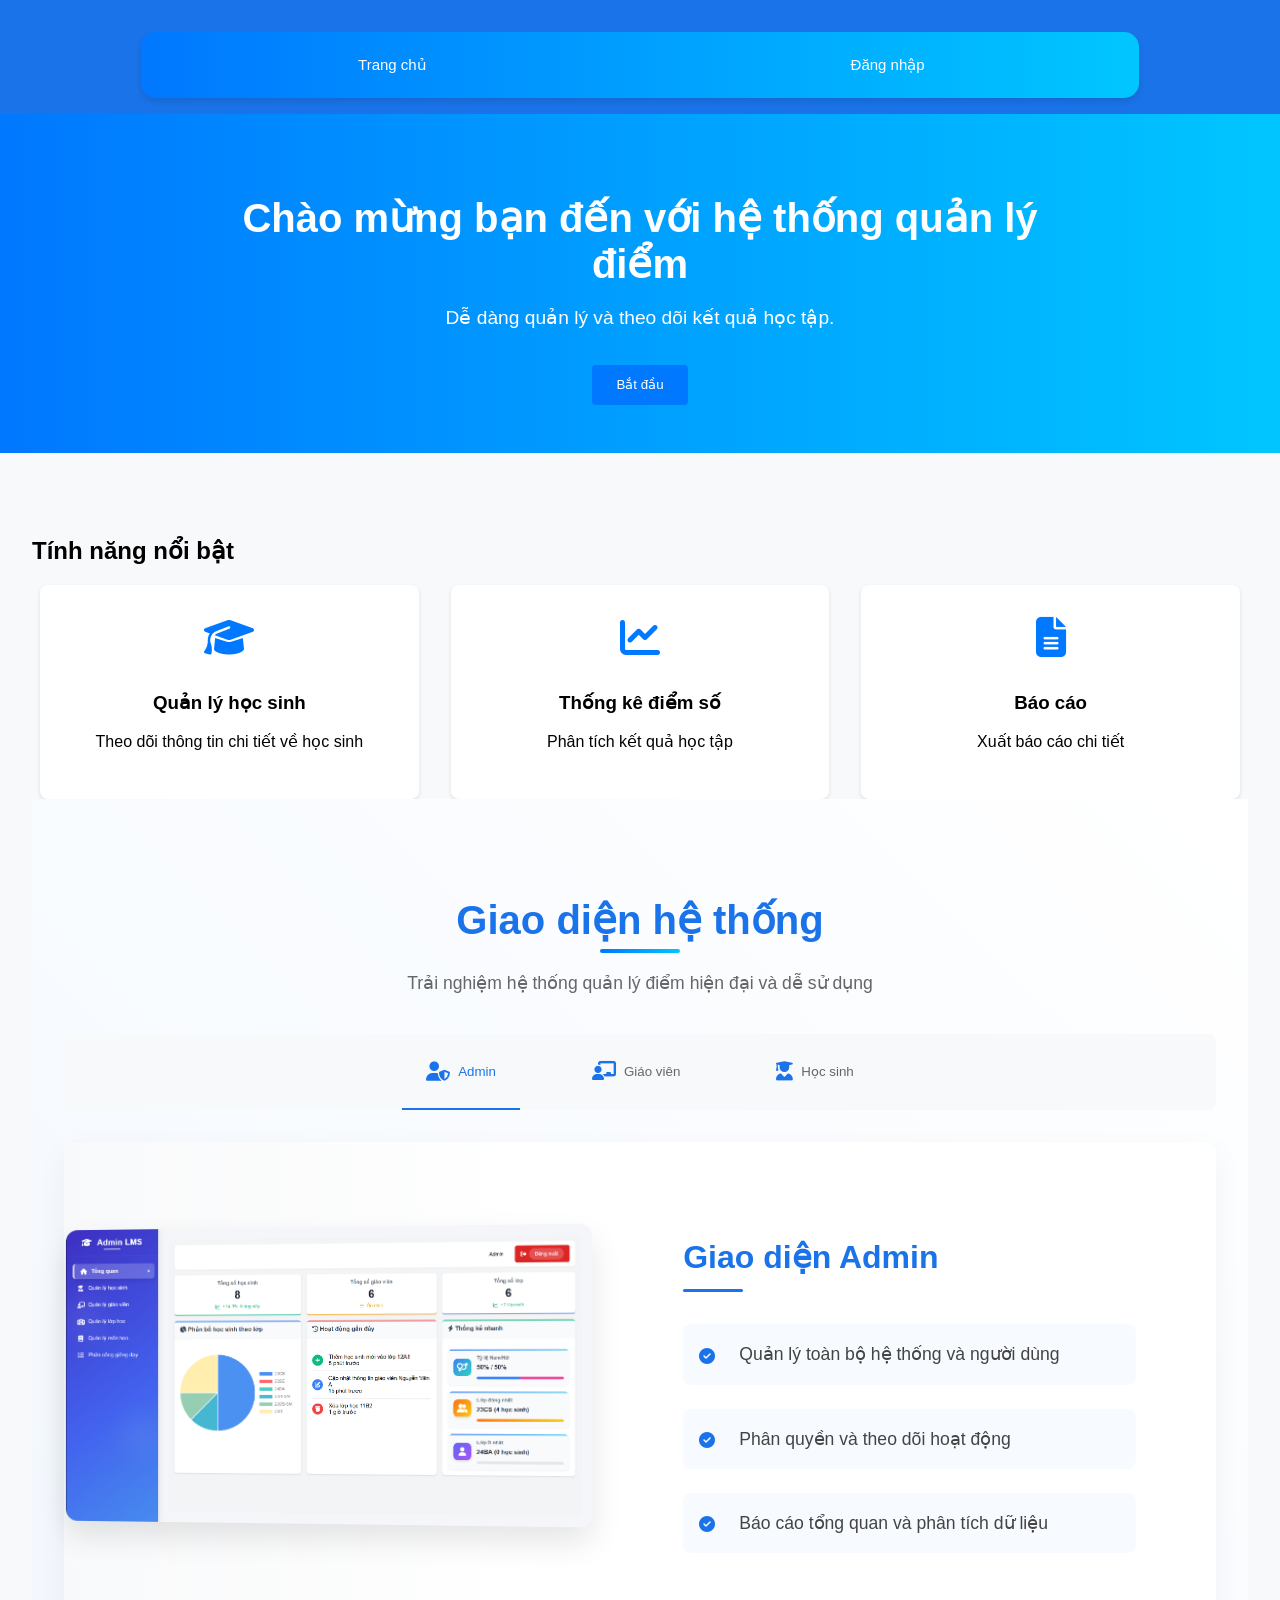
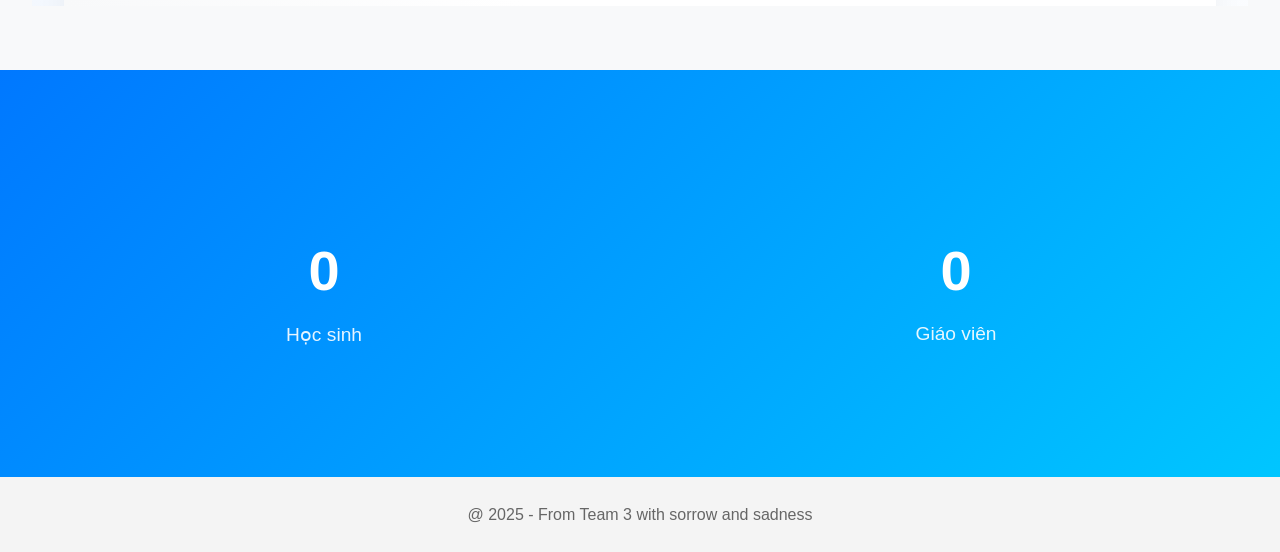
<file: index.html>
<!DOCTYPE html>
<html lang="vi">
<head>
    <meta charset="UTF-8">
    <meta name="viewport" content="width=device-width, initial-scale=1.0">
    <title>Student Score Management</title>
    <link rel="stylesheet" href="css/index.css">
    <link rel="stylesheet" href="https://cdnjs.cloudflare.com/ajax/libs/font-awesome/6.4.0/css/all.min.css">
</head>
<body>
    <header class="header">
        <nav class="nav-menu">
            <ul>
                <li><a href="index.html">Trang chủ</a></li>
                <li><a href="login.html">Đăng nhập</a></li>
                
            </ul>
        </nav>
    </header>
    <div class="hero-banner">
        <div class="hero-content">
            <h2>Chào mừng bạn đến với hệ thống quản lý điểm</h2>
            <p>Dễ dàng quản lý và theo dõi kết quả học tập.</p>
            <button class="cta-button">Bắt đầu</button>
        </div>
    </div>

    <main>
        <section class="features">
            <h2>Tính năng nổi bật</h2>
            <div class="feature-grid">
                <div class="feature-item">
                    <i class="fas fa-graduation-cap"></i>
                    <h3>Quản lý học sinh</h3>
                    <p>Theo dõi thông tin chi tiết về học sinh</p>
                </div>
                <div class="feature-item">
                    <i class="fas fa-chart-line"></i>
                    <h3>Thống kê điểm số</h3>
                    <p>Phân tích kết quả học tập</p>
                </div>
                <div class="feature-item">
                    <i class="fas fa-file-alt"></i>
                    <h3>Báo cáo</h3>
                    <p>Xuất báo cáo chi tiết</p>
                </div>
            </div>
            
            <div class="interface-previews">
                <h2>Giao diện hệ thống</h2>
                <p class="section-subtitle">Trải nghiệm hệ thống quản lý điểm hiện đại và dễ sử dụng</p>
                
                <div class="tab-navigation">
                    <button class="tab-button active" data-tab="admin">
                        <i class="fas fa-user-shield"></i> Admin
                    </button>
                    <button class="tab-button" data-tab="teacher">
                        <i class="fas fa-chalkboard-teacher"></i> Giáo viên
                    </button>
                    <button class="tab-button" data-tab="student">
                        <i class="fas fa-user-graduate"></i> Học sinh
                    </button>
                </div>

                <div class="tab-content">
                    <div class="tab-pane active" id="admin">
                        <div class="preview-content">
                            <div class="preview-image">
                                <img src="img/admin-preview.png" alt="Giao diện Admin">
                            </div>
                            <div class="preview-features">
                                <h3>Giao diện Admin</h3>
                                <p><i class="fas fa-check-circle"></i> Quản lý toàn bộ hệ thống và người dùng</p>
                                <p><i class="fas fa-check-circle"></i> Phân quyền và theo dõi hoạt động</p>
                                <p><i class="fas fa-check-circle"></i> Báo cáo tổng quan và phân tích dữ liệu</p>
                            </div>
                        </div>
                    </div>

                    <div class="tab-pane" id="teacher">
                        <div class="preview-content">
                            <div class="preview-image">
                                <img src="img/teacher-preview.png" alt="Giao diện Giáo viên">
                            </div>
                            <div class="preview-features">
                                <h3>Giao diện Giáo viên</h3>
                                <p><i class="fas fa-check-circle"></i> Nhập điểm và đánh giá học sinh</p>
                                <p><i class="fas fa-check-circle"></i> Quản lý lớp học và danh sách học sinh</p>
                                <p><i class="fas fa-check-circle"></i> Theo dõi tiến độ và thành tích học tập</p>
                            </div>
                        </div>
                    </div>

                    <div class="tab-pane" id="student">
                        <div class="preview-content">
                            <div class="preview-image">
                                <img src="img/student-preview.png" alt="Giao diện Học sinh">
                            </div>
                            <div class="preview-features">
                                <h3>Giao diện Học sinh</h3>
                                <p><i class="fas fa-check-circle"></i> Xem điểm số và kết quả học tập</p>
                                <p><i class="fas fa-check-circle"></i> Theo dõi lịch học và thời khóa biểu</p>
                                <p><i class="fas fa-check-circle"></i> Nhận thông báo và phản hồi từ giáo viên</p>
                            </div>
                        </div>
                    </div>
                </div>
            </div>
        </section>


        <section class="stats">
            <div class="stat-item" data-count="1">
                <h3 class="counter">0</h3>
                <p>Học sinh</p>
            </div>
            <div class="stat-item" data-count="1">
                <h3 class="counter">0</h3>
                <p>Giáo viên</p>
            </div>
            
        </section>
    </main>
    <footer class="footer">
        <p>@ 2025 - From Team 3 with sorrow and sadness</p>
    </footer>
    <script src="js/index.js"></script>
</body>
</html>
</file>
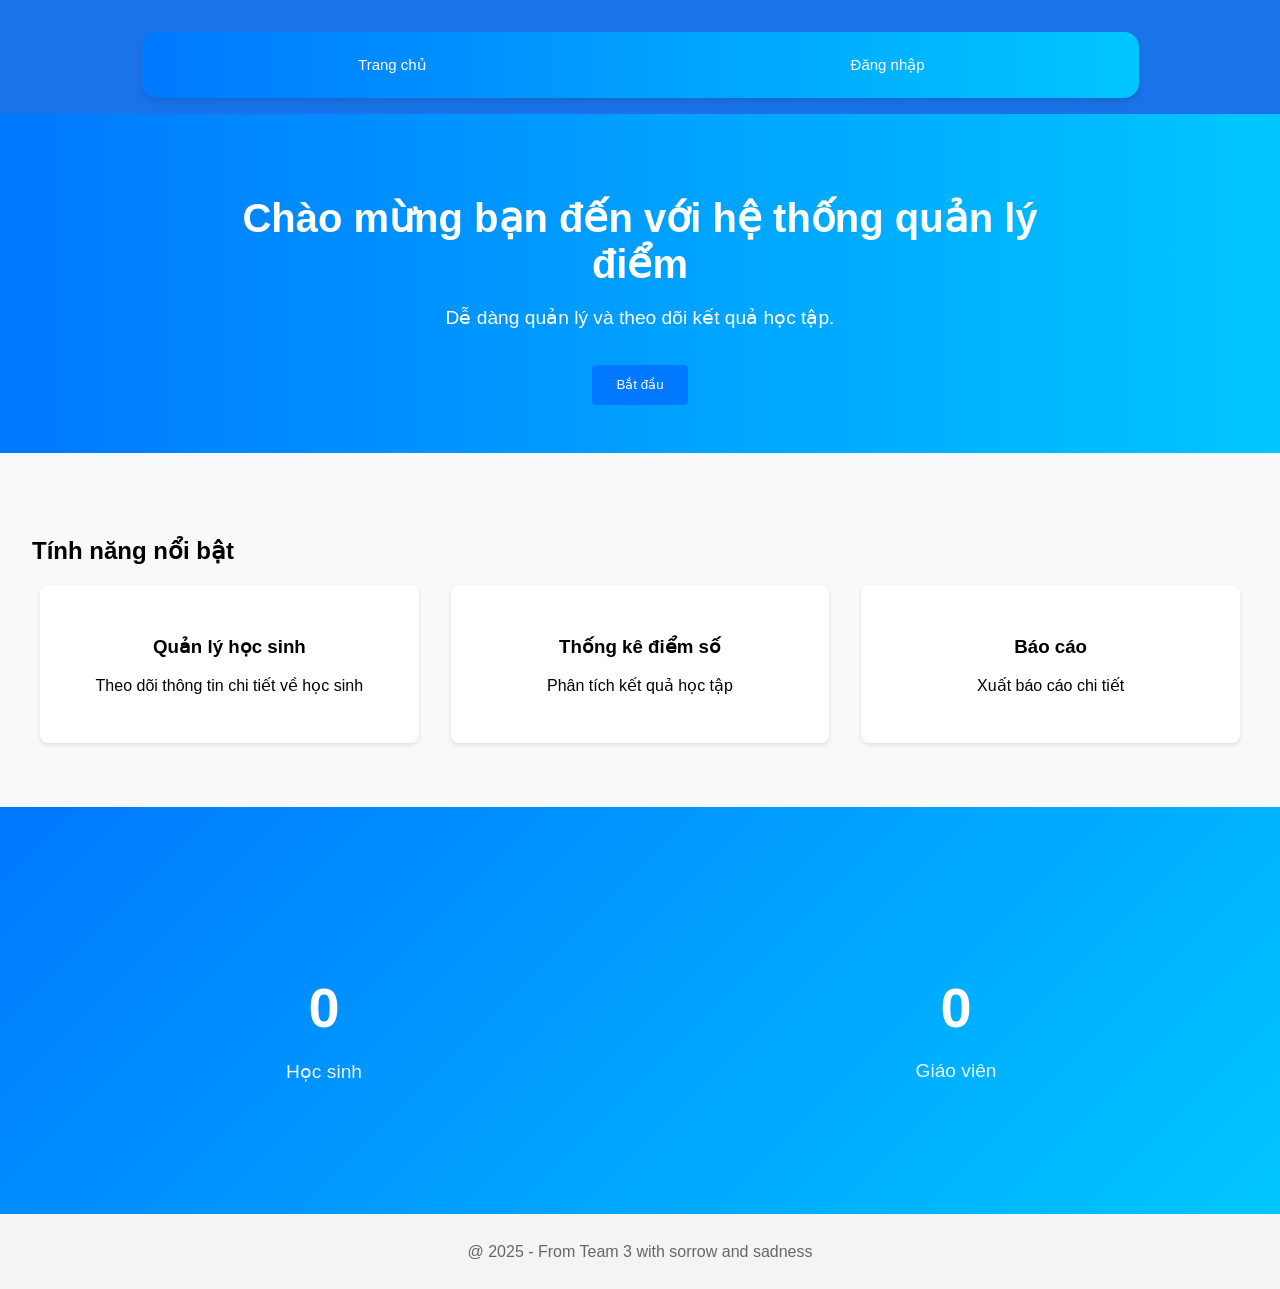
<file: Lms-test4/index.html>
<!DOCTYPE html>
<html lang="vi">
<head>
    <meta charset="UTF-8">
    <meta name="viewport" content="width=device-width, initial-scale=1.0">
    <title>Student Score Management</title>
    <link rel="stylesheet" href="css/index.css">
</head>
<body>
    <header class="header">
        <nav class="nav-menu">
            <ul>
                <li><a href="index.html">Trang chủ</a></li>
                <li><a href="login.html">Đăng nhập</a></li>
                
            </ul>
        </nav>
    </header>
    <div class="hero-banner">
        <div class="hero-content">
            <h2>Chào mừng bạn đến với hệ thống quản lý điểm</h2>
            <p>Dễ dàng quản lý và theo dõi kết quả học tập.</p>
            <button class="cta-button">Bắt đầu</button>
        </div>
    </div>

    <main>
        <section class="features">
            <h2>Tính năng nổi bật</h2>
            <div class="feature-grid">
                <div class="feature-item">
                    <i class="fas fa-graduation-cap"></i>
                    <h3>Quản lý học sinh</h3>
                    <p>Theo dõi thông tin chi tiết về học sinh</p>
                </div>
                <div class="feature-item">
                    <i class="fas fa-chart-line"></i>
                    <h3>Thống kê điểm số</h3>
                    <p>Phân tích kết quả học tập</p>
                </div>
                <div class="feature-item">
                    <i class="fas fa-file-alt"></i>
                    <h3>Báo cáo</h3>
                    <p>Xuất báo cáo chi tiết</p>
                </div>
            </div>
        </section>

        <section class="stats">
            <div class="stat-item" data-count="1">
                <h3 class="counter">0</h3>
                <p>Học sinh</p>
            </div>
            <div class="stat-item" data-count="1">
                <h3 class="counter">0</h3>
                <p>Giáo viên</p>
            </div>
            
        </section>
    </main>
    <footer class="footer">
        <p>@ 2025 - From Team 3 with sorrow and sadness</p>
    </footer>
    <script src="js/index.js"></script>
</body>
</html>
</file>
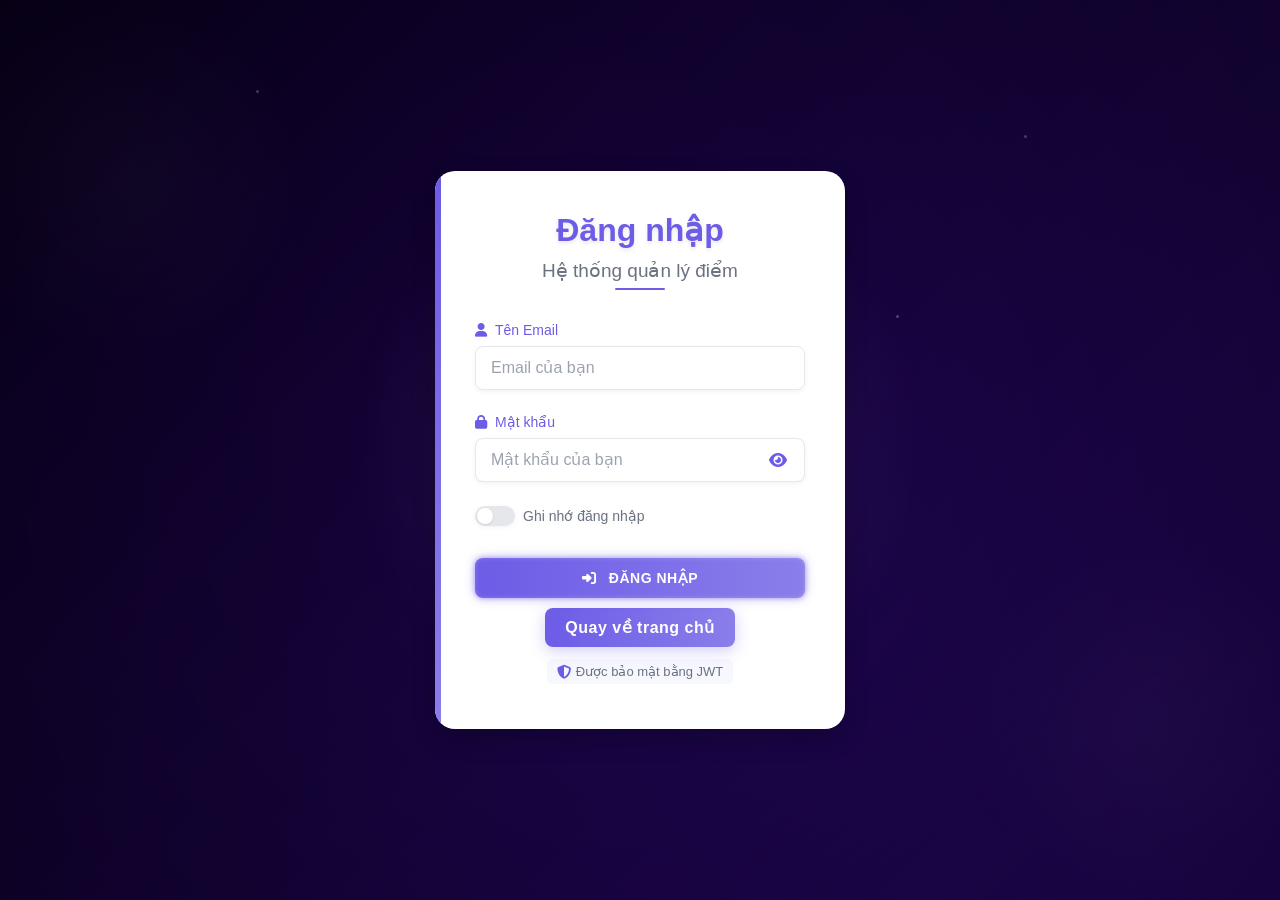
<file: login.html>
<!DOCTYPE html>
<html lang="vi">
<head>
    <meta charset="UTF-8">
    <meta name="viewport" content="width=device-width, initial-scale=1.0">
    <title>Đăng nhập - Hệ thống quản lý điểm</title>
    <!-- Font Awesome -->
    <link rel="stylesheet" href="https://cdnjs.cloudflare.com/ajax/libs/font-awesome/6.4.0/css/all.min.css" integrity="sha512-iecdLmaskl7CVkqkXNQ/ZH/XLlvWZOJyj7Yy7tcenmpD1ypASozpmT/E0iPtmFIB46ZmdtAc9eNBvH0H/ZpiBw==" crossorigin="anonymous" referrerpolicy="no-referrer" />
    <link rel="stylesheet" href="css/login.css">
    <style>
        /* Ghi đè các hiệu ứng để tối ưu hiệu suất */
        body {
            background: linear-gradient(135deg, #0c0024, #270867);
            overflow-x: hidden;
            position: relative;
        }
        
        /* Thêm một số hiệu ứng nhẹ nhàng cho background */
        body::before {
            content: '';
            position: fixed;
            top: 0;
            left: 0;
            width: 100%;
            height: 100%;
            background-image: 
                radial-gradient(circle at 10% 20%, rgba(255, 255, 255, 0.03) 10px, transparent 200px),
                radial-gradient(circle at 90% 80%, rgba(255, 255, 255, 0.03) 10px, transparent 200px);
            z-index: -1;
        }
        
        /* Thêm một số điểm sáng tĩnh */
        .light-dots {
            position: fixed;
            width: 100%;
            height: 100%;
            top: 0;
            left: 0;
            pointer-events: none;
            z-index: -1;
        }
        
        .light-dot {
            position: absolute;
            width: 3px;
            height: 3px;
            background-color: rgba(255, 255, 255, 0.3);
            border-radius: 50%;
        }
        
        /* Đơn giản hóa login box nhưng vẫn giữ một số hiệu ứng nhẹ */
        .login-box {
            background: white;
            border-radius: 20px;
            padding: 40px;
            box-shadow: 0 10px 25px rgba(0, 0, 0, 0.2);
            position: relative;
            overflow: hidden;
            transition: box-shadow 0.3s ease;
        }
        
        .login-box:hover {
            box-shadow: 0 15px 30px rgba(0, 0, 0, 0.25);
        }
        
        /* Thêm đường viền nhẹ nhàng */
        .login-box::before {
            content: '';
            position: absolute;
            top: 0;
            left: 0;
            width: 6px;
            height: 100%;
            background: linear-gradient(to bottom, var(--primary-color), var(--primary-light));
        }
        
        /* Ẩn tất cả các phần tử trang trí nặng */
        .background-decorations,
        .particle,
        .glow-line,
        .floating-shape,
        .star,
        .decorative-shape,
        .education-icon {
            display: none !important;
        }
        
        /* Tối ưu hiệu ứng focus */
        .form-group input:focus,
        .form-group select:focus {
            box-shadow: 0 2px 5px rgba(108, 92, 231, 0.15);
            border-color: var(--primary-color);
            outline: none;
        }
        
        /* Hiệu ứng nhẹ cho nút đăng nhập */
        #loginButton {
            background: linear-gradient(to right, var(--primary-color), var(--primary-light));
            color: white;
            border: none;
            border-radius: 8px;
            padding: 12px 20px;
            font-weight: 600;
            cursor: pointer;
            transition: all 0.3s ease;
            position: relative;
            overflow: hidden;
            width: 100%;
            display: flex;
            justify-content: center;
            align-items: center;
        }
        
        #loginButton:hover {
            box-shadow: 0 5px 15px rgba(108, 92, 231, 0.3);
        }
        
        /* Thông báo bảo mật JWT */
        .security-note {
            display: flex;
            align-items: center;
            justify-content: center;
            font-size: 13px;
            color: #6b7280;
            margin: 12px auto 5px;
            padding: 5px 10px;
            background-color: rgba(108, 92, 231, 0.05);
            border-radius: 5px;
            position: relative;
            width: fit-content;
            cursor: help;
        }

        .security-note i {
            color: #6C5CE7;
            margin-right: 5px;
            font-size: 14px;
        }

        .security-tooltip {
            position: absolute;
            bottom: 100%;
            left: 50%;
            transform: translateX(-50%);
            background-color: rgba(0, 0, 0, 0.8);
            color: white;
            padding: 8px 12px;
            border-radius: 6px;
            font-size: 12px;
            width: 220px;
            text-align: center;
            opacity: 0;
            visibility: hidden;
            transition: all 0.3s ease;
            z-index: 100;
            box-shadow: 0 4px 15px rgba(0, 0, 0, 0.2);
        }

        .security-tooltip::after {
            content: '';
            position: absolute;
            top: 100%;
            left: 50%;
            transform: translateX(-50%);
            border-width: 5px;
            border-style: solid;
            border-color: rgba(0, 0, 0, 0.8) transparent transparent transparent;
        }

        .security-note:hover .security-tooltip {
            opacity: 1;
            visibility: visible;
            bottom: calc(100% + 10px);
        }

        @media (max-width: 480px) {
            .security-note {
                font-size: 11px;
            }
            
            .security-tooltip {
                width: 200px;
                font-size: 11px;
            }
        }
    </style>
</head>
<body>
    <!-- Notifications - Đặt ở đầu body để đảm bảo hiển thị đúng với z-index cao -->
    <div class="notification error-message" id="errorMessage">
        <i class="fas fa-exclamation-triangle"></i>
        <span>Sai tên đăng nhập hoặc mật khẩu!</span>
        <button class="close-btn" title="Đóng thông báo"><i class="fas fa-times"></i></button>
    </div>
    
    <div class="notification success-message" id="successMessage">
        <i class="fas fa-check-circle"></i>
        <span>Đăng nhập thành công!</span>
        <button class="close-btn" title="Đóng thông báo"><i class="fas fa-times"></i></button>
    </div>
    
    <!-- Thêm điểm sáng tĩnh -->
    <div class="light-dots">
        <div class="light-dot" style="top: 10%; left: 20%"></div>
        <div class="light-dot" style="top: 15%; left: 80%"></div>
        <div class="light-dot" style="top: 25%; left: 40%"></div>
        <div class="light-dot" style="top: 35%; left: 70%"></div>
    </div>
    
    <div class="login-container">
        <div class="login-box">
            <div class="login-header">
                <h2>Đăng nhập</h2>
                <p>Hệ thống quản lý điểm</p>
            </div>
            
            <form id="loginForm">
                <div class="form-group">
                    <label for="emailname">
                        <i class="fas fa-user"></i> Tên Email
                    </label>
                    <input type="text" id="emailname" required placeholder="Email của bạn">
                </div>
                <div class="form-group">
                    <label for="password">
                        <i class="fas fa-lock"></i> Mật khẩu
                    </label>
                    <div class="password-container">
                        <input type="password" id="password" name="password" required placeholder="Mật khẩu của bạn">
                        <button type="button" class="toggle-password" id="togglePassword" title="Hiển thị/ẩn mật khẩu">
                            <i class="fas fa-eye" aria-hidden="true"></i>
                        </button>
                    </div>
                </div>
                
                <div class="form-group remember-me-container">
                    <div class="toggle-switch">
                        <input type="checkbox" id="rememberMe" class="toggle-input">
                        <label for="rememberMe" class="toggle-label">
                            <span class="toggle-inner"></span>
                            <span class="toggle-switch-text">Ghi nhớ đăng nhập</span>
                        </label>
                    </div>
                </div>
                
                <button type="submit" id="loginButton">
                    <span class="button-text"><i class="fas fa-sign-in-alt"></i> ĐĂNG NHẬP</span>
                    <span class="spinner"><i class="fas fa-circle-notch fa-spin"></i></span>
                </button>
                <a href="index.html" class="Backhome">Quay về trang chủ</a>
                <div class="security-note">
                    <i class="fas fa-shield-alt"></i> Được bảo mật bằng JWT
                    <span class="security-tooltip">Hệ thống sử dụng JSON Web Token (JWT) để xác thực và bảo vệ dữ liệu người dùng</span>
                </div>

            </form>
        </div>
    </div>

    <script src="js/login.js"></script>
    <script>
        // Kiểm tra và hiển thị thông báo test để debug
        window.addEventListener('load', function() {
            setTimeout(() => {
                const hasError = new URLSearchParams(window.location.search).get('error');
                if (hasError) {
                    showNotification('error', 'Sai tên đăng nhập hoặc mật khẩu!');
                }
            }, 1000);
        });
    
        // Kiểm tra đăng nhập khi trang tải - Để duy trì trạng thái đăng nhập ngay cả khi người dùng quay lại
        document.addEventListener('DOMContentLoaded', function() {
            // Làm cho hàm showNotification có sẵn toàn cục
            window.showNotification = showNotification;
            window.hideAllNotifications = hideAllNotifications;
            
            // Kiểm tra nếu đã đăng nhập
            const currentUser = getCurrentUser();
            if (currentUser && currentUser.token) {
                // Đã đăng nhập, chuyển hướng dựa vào vai trò
                setTimeout(() => {
                    if (currentUser.role === 'Admin') {
                        window.location.href = 'admin-dashboard.html';
                    } else if (currentUser.role === 'Teacher') {
                        window.location.href = 'teacher-dashboard.html';
                    } else if (currentUser.role === 'Student') {
                        window.location.href = 'student-dashboard.html';
                    }
                }, 500);
                return;
            }
            
            // Tiếp tục với code xử lý bình thường nếu chưa đăng nhập
            setupFormHandlers();
        });
        
        function setupFormHandlers() {
            // Toggle Password Visibility
            document.getElementById('togglePassword').addEventListener('click', function() {
                const passwordInput = document.getElementById('password');
                const icon = this.querySelector('i');
                
                if (passwordInput.type === 'password') {
                    passwordInput.type = 'text';
                    icon.classList.remove('fa-eye');
                    icon.classList.add('fa-eye-slash');
                } else {
                    passwordInput.type = 'password';
                    icon.classList.remove('fa-eye-slash');
                    icon.classList.add('fa-eye');
                }
            });
            
            // Remember Me Functionality
            function saveRememberMe() {
                if (document.getElementById('rememberMe').checked) {
                    const email = document.getElementById('emailname').value;
                    
                    localStorage.setItem('rememberedUser', JSON.stringify({
                        email: email,
                        remembered: true
                    }));
                } else {
                    localStorage.removeItem('rememberedUser');
                }
            }
            
            // Test remember me functionality
            document.getElementById('rememberMe').addEventListener('change', function() {
                // Immediately show the change visually for feedback
                document.querySelector('.toggle-inner').style.backgroundColor = this.checked ? 
                    'var(--primary-color)' : '#e5e7eb';
            });
            
            // Load saved credentials if any
            const savedUser = localStorage.getItem('rememberedUser');
            if (savedUser) {
                const userData = JSON.parse(savedUser);
                document.getElementById('emailname').value = userData.email || '';
                document.getElementById('rememberMe').checked = userData.remembered || false;
                
                // Update toggle visually
                if (userData.remembered) {
                    document.querySelector('.toggle-inner').style.backgroundColor = 'var(--primary-color)';
                }
            }
            
            // Close notification buttons
            document.querySelectorAll('.close-btn').forEach(btn => {
                btn.addEventListener('click', function() {
                    // Add hide animation class before removing show class
                    const notification = this.closest('.notification');
                    notification.classList.add('hide');
                    
                    // Wait for animation to complete before removing classes
                    setTimeout(() => {
                        notification.classList.remove('show', 'hide');
                        notification.style.display = '';
                    }, 500); // Match animation duration
                });
            });

            document.getElementById('loginForm').addEventListener('submit', async (e) => {
                e.preventDefault();
                
                // Show loading spinner
                const loginButton = document.getElementById('loginButton');
                loginButton.classList.add('loading');
                
                // Hide any existing notifications
                hideAllNotifications();
                
                const emailname = document.getElementById('emailname').value;
                const password = document.getElementById('password').value;

                // Save remember me preference
                saveRememberMe();

                try {
                    const loginSuccess = await login(emailname, password);
                    
                    // Hide loading spinner
                    loginButton.classList.remove('loading');
                    
                    if (loginSuccess) {
                        // Show success notification
                        showNotification('success', 'Đăng nhập thành công!');
                        
                        // Redirect after a brief delay for animation
                        setTimeout(() => {
                            const currentUser = getCurrentUser();
                            if (currentUser.role === 'Admin') {
                                window.location.href = 'admin-dashboard.html';
                            }
                            if (currentUser.role === 'Teacher') {
                                window.location.href = 'teacher-dashboard.html';
                            }
                            if (currentUser.role === 'Student') {
                                window.location.href = 'student-dashboard.html';
                            }
                        }, 1500);
                    } else {
                        // Show error notification if login fails
                        showNotification('error', 'Sai tên đăng nhập hoặc mật khẩu!');
                    }
                } catch (error) {
                    // Hide loading spinner
                    loginButton.classList.remove('loading');
                    
                    // Show error notification
                    showNotification('error', 'Lỗi đăng nhập: ' + error.message);
                    console.error("Login error:", error);
                }
            });
        }

        // Ẩn tất cả thông báo hiện tại
        function hideAllNotifications() {
            document.querySelectorAll('.notification.show').forEach(notification => {
                notification.classList.add('hide');
                setTimeout(() => {
                    notification.classList.remove('show', 'hide');
                    notification.style.display = '';
                }, 500);
            });
        }

        // Hiển thị thông báo với hiệu ứng mượt mà
        function showNotification(type, message) {
            // Đảm bảo ẩn tất cả thông báo hiện tại trước
            hideAllNotifications();
            
            // Sau đó hiển thị thông báo mới ngay lập tức
            const notification = document.getElementById(type + 'Message');
            if (notification) {
                if (message) {
                    notification.querySelector('span').textContent = message;
                }
                
                // Reset animation bằng cách force reflow
                notification.style.display = 'flex';
                void notification.offsetWidth;
                
                // Thêm class show để hiển thị với animation
                notification.classList.add('show');
                
                // Tự động ẩn sau 4 giây
                setTimeout(() => {
                    // Thêm class hide trước khi ẩn hoàn toàn
                    notification.classList.add('hide');
                    setTimeout(() => {
                        notification.classList.remove('show', 'hide');
                        notification.style.display = '';
                    }, 500);
                }, 4000);
            }
        }

        // Add test button to make testing easier
        document.addEventListener('keydown', function(e) {
            // Alt+S for Success message
            if (e.altKey && e.key === 's') {
                showNotification('success', 'Đăng nhập thành công!');
            }
            // Alt+E for Error message
            if (e.altKey && e.key === 'e') {
                showNotification('error', 'Sai tên đăng nhập hoặc mật khẩu!');
            }
        });
    </script>
</body>
</html>
</file>
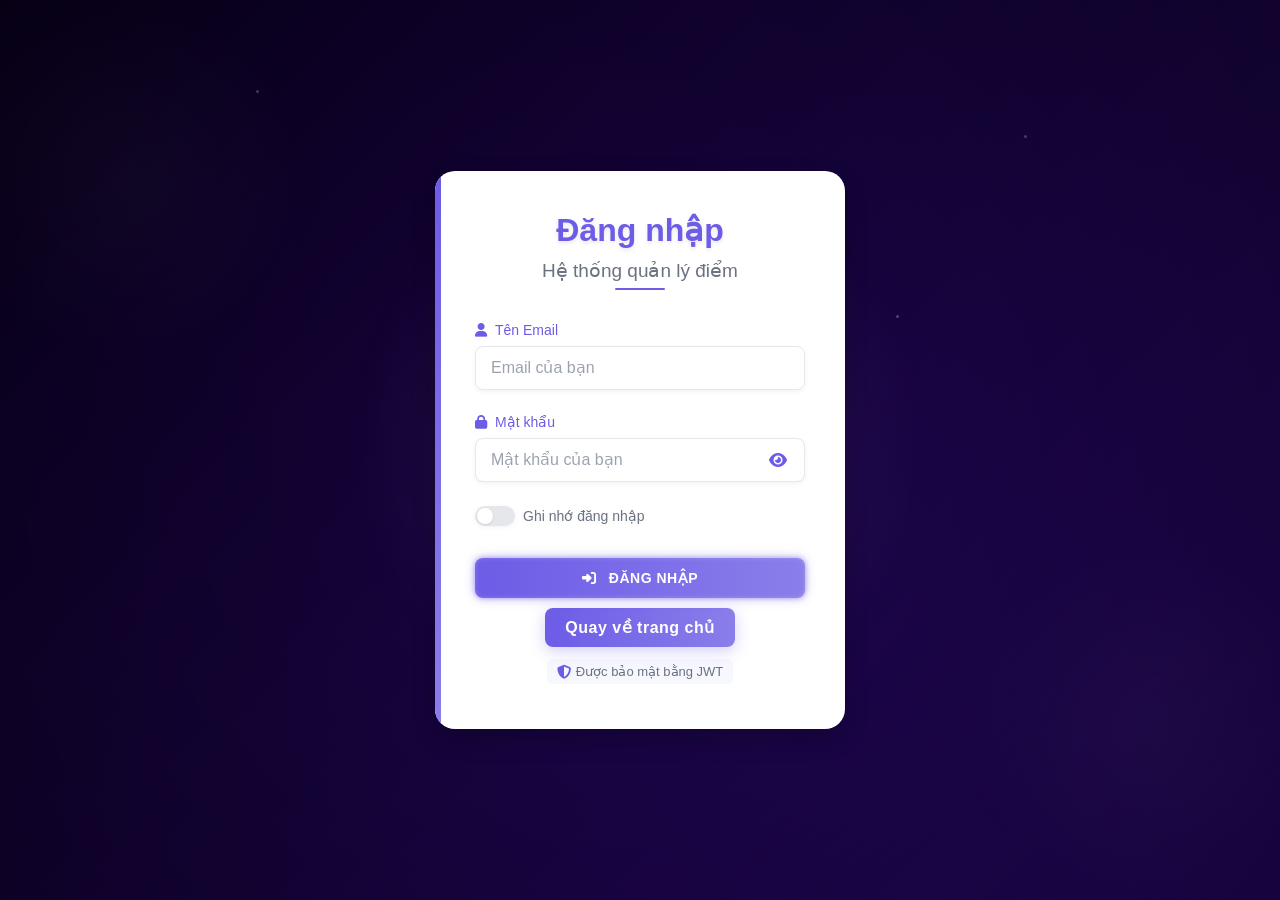
<file: student-dashboard.html>
<!DOCTYPE html>
<html lang="vi">
<head>
    <meta charset="UTF-8">
    <meta name="viewport" content="width=device-width, initial-scale=1.0">
    <title>Trang Học Sinh</title>
    <link rel="stylesheet" href="css/student-unified.css">
    <link rel="stylesheet" href="https://cdnjs.cloudflare.com/ajax/libs/font-awesome/6.4.0/css/all.min.css">
    <link href="https://cdn.jsdelivr.net/npm/bootstrap@5.1.3/dist/css/bootstrap.min.css" rel="stylesheet">
    <script src="https://cdn.jsdelivr.net/npm/bootstrap@5.1.3/dist/js/bootstrap.bundle.min.js"></script>
</head>
<body>
    <header class="header">
        <div class="header-left">
            <button id="menuToggle" class="menu-toggle">
                <i class="fas fa-bars"></i>
            </button>
            <h1><i class="fas fa-graduation-cap"></i>Student UMS</h1>
        </div>
        <div class="user-info">
            <span id="studentName">
                <span class="student-fullname"></span>
                <span class="student-role"></span>
            </span>
            <button onclick="logout()" class="logout-btn">
                <i class="fas fa-sign-out-alt"></i> Đăng xuất
            </button>
        </div>
    </header>

    <div class="dashboard-container">
        <div id="sidebarOverlay" class="sidebar-overlay"></div>
        <nav class="sidebar" id="sidebar">
            <ul>
                <li class="active">
                    <a href="#dashboard"><i class="fas fa-home"></i> Trang chủ</a>
                </li>
                <li>
                    <a href="#scores"><i class="fas fa-chart-line"></i> Bảng điểm</a>
                </li>
                <li>
                    <a href="#schedule"><i class="fas fa-calendar-alt"></i> Lịch học</a>
                </li>
                <li>
                    <a href="#profile"><i class="fas fa-user"></i> Hồ sơ</a>
                </li>
            </ul>
        </nav>

        <main class="dashboard" id="mainContent">
            <div class="welcome-section">
                <h2>Xin chào, <span id="studentNameWelcome"></span></h2>
                <p class="date-time" id="currentDateTime"></p>
            </div>

            <div class="dashboard-grid">
                <div class="stats-card primary">
                    <div class="stats-icon">
                        <i class="fas fa-star"></i>
                    </div>
                    <div class="stats-info">
                        <h3></h3>
                        <p>Điểm trung bình</p>
                    </div>
                    
                </div>
                
                <div class="stats-card success">
                    <div class="stats-icon">
                        <i class="fas fa-tasks"></i>
                    </div>
                    <div class="stats-info">
                        <h3></h3>
                        <p>Tỷ lệ hoàn thành</p>
                    </div>
                    <div class="stats-trend up">
                        <i class="fas fa-arrow-up"></i>
                        <span>5%</span>
                    </div>
                </div>
                
                <div class="stats-card warning">
                    <div class="stats-icon">
                        <i class="fas fa-clock"></i>
                    </div>
                    <div class="stats-info">
                        <h3></h3>
                        <p>Ngày tới kỳ thi</p>
                    </div>
                </div>
            </div>

            <div class="content-grid">
                <div class="card recent-scores">
                    <div class="card-header">
                        <h3><i class="fas fa-chart-bar"></i> Điểm số gần đây</h3>
                        <button class="btn btn-text" onclick="window.navigationInstance.loadPage('scores')">Xem tất cả</button>
                    </div>
                    <div class="table-container">
                        <table>
                            <thead>
                                <tr>
                                    <th>Môn học</th>
                                    <th>Loại điểm</th>
                                    <th>Điểm</th>
                                    <th>Ngày Chấm</th>
                                    <th>Đánh giá</th>
                                </tr>
                            </thead>
                            <tbody id="recentScoresTable">
                                <!-- Recent scores will be rendered here -->
                            </tbody>
                        </table>
                    </div>
                </div>

                <div class="card upcoming-events">
                    <div class="card-header">
                        <h3><i class="fas fa-calendar"></i> Lịch kiểm tra</h3>
                    </div>
                    <div class="events-list" id="upcomingExams">
                        <!-- Upcoming exams will be rendered here -->
                    </div>
                </div>

                <div class="card subject-progress">
                    <div class="card-header">
                        <h3><i class="fas fa-book"></i> Tiến độ học tập</h3>
                    </div>
                    <div class="progress-grid" id="subjectProgress">
                        <!-- Subject progress will be rendered here -->
                    </div>
                </div>
            </div>

            <div class="stats-card">
                <h4>Điểm trung bình</h4>
                <div class="number" id="averageScore">0.0</div>
            </div>
            <div class="stats-card">
                <h4>Tỷ lệ hoàn thành</h4>
                <div class="number" id="completionRate">0%</div>
            </div>
            <div class="stats-card">
                <h4>Ngày đến kỳ thi</h4>
                <div class="number" id="daysToExam">0</div>
            </div>
        </main>
    </div>

    <script src="js/login.js"></script>
    <script src="js/base-component.js"></script>
    <script src="js/student-dashboard.js"></script>
    <script src="js/student-scores.js"></script>
    <script src="js/student-schedule.js"></script>
    <script src="js/student-profile.js"></script>
    <script src="js/student-navigation.js"></script>
    <script>
        document.addEventListener('DOMContentLoaded', () => {
            const user = getCurrentUser();
            if (!user || !checkAuth('Student')) {
                window.location.href = 'login.html';
            }
            
            // Khởi tạo navigation
            window.navigationInstance = new Navigation();
            
            // Xử lý menu trên thiết bị di động
            const menuToggle = document.getElementById('menuToggle');
            const sidebar = document.getElementById('sidebar');
            const sidebarOverlay = document.getElementById('sidebarOverlay');
            
            // Hàm mở/đóng sidebar
            function toggleSidebar() {
                sidebar.classList.toggle('active');
                sidebarOverlay.classList.toggle('active');
            }
            
            // Sự kiện click vào nút menu
            menuToggle.addEventListener('click', toggleSidebar);
            
            // Sự kiện click vào overlay để đóng sidebar
            sidebarOverlay.addEventListener('click', toggleSidebar);
            
            // Sự kiện click vào các mục menu trên thiết bị di động
            const menuItems = sidebar.querySelectorAll('li a');
            menuItems.forEach(item => {
                item.addEventListener('click', () => {
                    if (window.innerWidth <= 768) {
                        toggleSidebar();
                    }
                });
            });
            
            // Xử lý responsive khi thay đổi kích thước màn hình
            window.addEventListener('resize', () => {
                if (window.innerWidth > 768) {
                    sidebar.classList.remove('active');
                    sidebarOverlay.classList.remove('active');
                }
            });
        });
    </script>
</body>
</html>
</file>
<file: css/index.css>
html, body {
    height: 100%;
    margin: 0;
    padding: 0;
}

body {
    margin: 0;
    font-family: Arial, sans-serif;
    display: flex;
    flex-direction: column;
}

.header {
    background-color: #1a73e8;
    color: #fff;
    padding: 1rem;
    text-align: center;
    display: flex;
    flex-direction: column;
    align-items: center;
}


.welcome {
    display: flex;
    flex-direction: column;
    align-items: center;
    justify-content: center;
    padding: 2rem;
}

.cta-button {
    padding: 0.8rem 1.5rem;
    background-color: #0078ff;
    color: #fff;
    border: none;
    cursor: pointer;
    margin-top: 1rem;
    border-radius: 4px;
}

.cta-button:hover {
    background-color: #005cbf;
}

main {
    flex: 1;
}

.footer {
    background-color: #f4f4f4;
    color: #666;
    text-align: center;
    padding: 0.8rem;
    position: relative;
    margin-top: auto;
}

.nav-menu {
    position: relative;
    width: 80%;
    margin-top: 1rem;
}

.nav-menu ul {
    background: linear-gradient(to right, #0078ff, #00c6ff);;
    backdrop-filter: blur(10px);
    border-radius: 15px;
    padding: 12px;
    margin: 0;
    display: flex;
    justify-content: space-around;
    gap: 1rem;
    box-shadow: 0 4px 6px rgba(0, 0, 0, 0.1);
}

.nav-menu li {
    opacity: 0;
    list-style: none;
    flex: 1;
}

.nav-menu li:nth-child(1) { animation: itop 300ms 100ms linear forwards; }
.nav-menu li:nth-child(2) { animation: itop 300ms 200ms linear forwards; }
.nav-menu li:nth-child(3) { animation: itop 300ms 300ms linear forwards; }
.nav-menu li:nth-child(4) { animation: itop 300ms 400ms linear forwards; }

.nav-menu a {
    color: white;
    text-decoration: none;
    font-size: 15px;
    font-weight: 500;
    padding: 12px 20px;
    display: flex;
    align-items: center;
    justify-content: center;
    border-radius: 12px;
    transition: all 0.3s ease;
    white-space: nowrap;
}

.nav-menu a:hover {
    color: #fff;
    background: #1557b0;
    transform: translateY(-2px);
    box-shadow: 0 4px 8px rgba(0, 0, 0, 0.2);
}

.hero-banner {
    background: linear-gradient(to right, #0078ff, #00c6ff);;
    color: #fff;
    padding: 3rem 0;
    text-align: center;
}

.hero-content {
    max-width: 800px;
    margin: 0 auto;
}

.hero-content h2 {
    font-size: 2.5rem;
    margin-bottom: 1rem;
}

.hero-content p {
    font-size: 1.2rem;
}

.features {
    padding: 4rem 2rem;
    background: #f8f9fa;
}

.feature-grid {
    display: grid;
    grid-template-columns: repeat(auto-fit, minmax(250px, 1fr));
    gap: 2rem;
    max-width: 1200px;
    margin: 0 auto;
}

.feature-item {
    text-align: center;
    padding: 2rem;
    background: white;
    border-radius: 8px;
    box-shadow: 0 2px 4px rgba(0,0,0,0.1);
    transition: transform 0.3s ease;
}

.feature-item:hover {
    transform: translateY(-5px);
}

.feature-item i {
    font-size: 2.5rem;
    color: #0078ff;
    margin-bottom: 1rem;
}

.stats {
    display: grid;
    grid-template-columns: repeat(auto-fit, minmax(200px, 1fr));
    gap: 3rem;
    padding: 5rem 2rem;
    background: linear-gradient(135deg, #0078ff, #00c6ff);
    color: white;
    text-align: center;
}

.stat-item {
    padding: 2rem;
    border-radius: 10px;
    transition: transform 0.3s ease;
    animation: fadeIn 1s ease-in;
}

.stat-item:hover {
    transform: translateY(-10px);
    background: rgba(255,255,255,0.1);
}

.stat-item h3 {
    font-size: 3.5rem;
    margin-bottom: 1rem;
    font-weight: 700;
}

.stat-item p {
    font-size: 1.2rem;
    opacity: 0.9;
}

.interface-previews {
    padding: 4rem 2rem;
    background: #fff;
    text-align: center;
    position: relative;
    overflow: hidden;
}

.interface-previews::before {
    content: '';
    position: absolute;
    top: 0;
    left: 0;
    width: 100%;
    height: 100%;
    background: linear-gradient(45deg, rgba(26, 115, 232, 0.05), transparent);
    z-index: 0;
}

.interface-previews h2 {
    margin-bottom: 2.5rem;
    font-size: 2.5rem;
    color: #1a73e8;
    font-weight: 600;
    position: relative;
    display: inline-block;
}

.interface-previews h2::after {
    content: '';
    position: absolute;
    bottom: -10px;
    left: 50%;
    transform: translateX(-50%);
    width: 80px;
    height: 4px;
    background: linear-gradient(to right, #0078ff, #00c6ff);
    border-radius: 2px;
}

.preview-container {
    display: flex;
    flex-wrap: wrap;
    justify-content: center;
    gap: 2.5rem;
    max-width: 1200px;
    margin: 0 auto;
    perspective: 1000px;
}

.preview-item {
    background: #ffffff;
    border-radius: 12px;
    padding: 2rem;
    box-shadow: 0 10px 30px rgba(0, 0, 0, 0.08);
    transition: all 0.4s cubic-bezier(0.175, 0.885, 0.32, 1.275);
    flex: 1 1 calc(33.333% - 2.5rem);
    max-width: calc(33.333% - 2.5rem);
    text-align: left;
    position: relative;
    overflow: hidden;
    border: 1px solid rgba(0, 0, 0, 0.05);
}

.preview-image {
    margin-bottom: 1rem;
    overflow: hidden;
    border-radius: 8px;
    box-shadow: 0 2px 4px rgba(0, 0, 0, 0.1);
    position: relative;
}

.preview-image img {
    width: 150%;
    height: auto;
    transition: transform 0.5s ease;
    display: block;
}

.preview-overlay {
    position: absolute;
    top: 0;
    left: 0;
    width: 100%;
    height: 100%;
    background: rgba(26, 115, 232, 0.8);
    display: flex;
    align-items: center;
    justify-content: center;
    opacity: 0;
    transition: opacity 0.3s ease;
}

.preview-image:hover .preview-overlay {
    opacity: 1;
}

.preview-image:hover img {
    transform: scale(1.08);
}

.preview-view {
    color: white;
    background: rgba(0, 0, 0, 0.3);
    padding: 8px 16px;
    border-radius: 20px;
    font-weight: 500;
    border: 2px solid white;
}

.preview-badge {
    position: absolute;
    top: -10px;
    right: 20px;
    background: linear-gradient(to right, #0078ff, #00c6ff);
    color: white;
    padding: 5px 15px;
    border-radius: 20px;
    font-size: 0.8rem;
    font-weight: 600;
    box-shadow: 0 3px 10px rgba(0, 0, 0, 0.1);
    z-index: 1;
}

.preview-features {
    margin-top: 1rem;
}

.preview-features p {
    color: #444;
    font-size: 0.95rem;
    margin: 8px 0;
    line-height: 1.6;
    display: flex;
    align-items: flex-start;
}

.preview-features p i {
    color: #1a73e8;
    margin-right: 8px;
    font-size: 1rem;
    margin-top: 3px;
}

.preview-item h3 {
    color: #1a73e8;
    margin-bottom: 1.2rem;
    font-size: 1.3rem;
    font-weight: 600;
    display: flex;
    align-items: center;
}

.preview-item h3 i {
    margin-right: 10px;
    font-size: 1.2rem;
}

.section-subtitle {
    color: #666;
    font-size: 1.1rem;
    margin-top: -10px;
    margin-bottom: 40px;
}

.preview-cta {
    margin-top: 3rem;
    display: flex;
    flex-direction: column;
    align-items: center;
    gap: 1rem;
}

.learn-more {
    color: #1a73e8;
    text-decoration: none;
    font-weight: 500;
    transition: all 0.3s ease;
    display: flex;
    align-items: center;
    gap: 5px;
}

.learn-more:hover {
    color: #0056b3;
    transform: translateX(5px);
}

.preview-image img {
    width: 150%;
    height: auto;
    transition: transform 0.3s ease;
    display: block;
}

.preview-image:hover img {
    transform: scale(1.05);
}

.preview-item p {
    color: #555;
    font-size: 1rem;
    line-height: 1.6;
}

@media (max-width: 1024px) {
    .preview-item {
        flex: 1 1 calc(50% - 2rem);
        max-width: calc(50% - 2rem);
    }
}

@media (max-width: 768px) {
    .feature-grid {
        grid-template-columns: 1fr;
    }
    
    .stats {
        gap: 2rem;
        padding: 3rem 1rem;
    }
    
    .stat-item h3 {
        font-size: 2.5rem;
    }

    .preview-container {
        grid-template-columns: 1fr;
    }
    
    .interface-previews {
        padding: 2rem 1rem;
    }

    .preview-item {
        flex: 1 1 100%;
        max-width: 100%;
    }
}

@media (max-width: 600px) {
    .header {
        font-size: 1.2rem;
    }
    .welcome {
        padding: 1rem;
        text-align: center;
    }
    .welcome h2 {
        font-size: 1.1rem;
    }
    .cta-button {
        width: 100%;
    }
    .nav-menu {
        width: 90%;
    }
    
    .nav-menu ul {
        flex-direction: column;
        padding: 10px;
        gap: 8px;
    }
    
    .nav-menu a {
        padding: 10px;
        width: 100%;
    }
}

@keyframes itop {
    0% {
        opacity: 0;
        transform: translateY(20px);
    }
    100% {
        opacity: 1;
        transform: translateY(0);
    }
}

@keyframes fadeIn {
    from { opacity: 0; transform: translateY(20px); }
    to { opacity: 1; transform: translateY(0); }
}

.tab-navigation {
    display: flex;
    justify-content: center;
    gap: 3rem;
    margin-bottom: 2rem;
    background: #f8f9fa;
    padding: 1rem;
    border-radius: 8px;
    position: relative;
    z-index: 1;
}

.tab-button {
    padding: 0.8rem 1.5rem;
    background: transparent;
    border: none;
    color: #666;
    cursor: pointer;
    font-weight: 500;
    transition: all 0.3s ease;
    display: flex;
    align-items: center;
    gap: 0.5rem;
    position: relative;
}

.tab-button i {
    font-size: 1.2rem;
    color: #1a73e8;
}

.tab-button:hover {
    color: #1a73e8;
    transform: translateY(-2px);
}

.tab-button.active {
    color: #1a73e8;
}

.tab-button.active::after {
    content: '';
    position: absolute;
    bottom: -1rem;
    left: 0;
    width: 100%;
    height: 2px;
    background: #1a73e8;
}

.tab-content {
    position: relative;
    min-height: 400px;
    margin-top: 2rem;
    padding: 0;
    z-index: 1;
}

.tab-pane {
    position: absolute;
    top: 0;
    left: 0;
    width: 100%;
    opacity: 0;
    transform: translateX(20px);
    transition: all 0.3s ease;
    visibility: hidden;
}

.tab-pane.active {
    opacity: 1;
    transform: translateX(0);
    visibility: visible;
}

.preview-content {
    display: flex;
    gap: 6rem;
    align-items: center;
    background: #fff;
    border-radius: 12px;
    padding: 3rem;
    box-shadow: 0 10px 30px rgba(0, 0, 0, 0.05);
    position: relative;
    overflow: visible;
}

.preview-content::before {
    content: '';
    position: absolute;
    top: 0;
    left: 0;
    width: 40%;
    height: 100%;
    background: linear-gradient(to right, #f8f9fa, transparent);
    z-index: 0;
}

.preview-image {
    flex: 0 0 50%;
    margin-left: -5%;
    border-radius: 12px;
    overflow: hidden;
    box-shadow: 0 15px 30px rgba(0, 0, 0, 0.1);
    transform: perspective(1000px) rotateY(-5deg);
    transition: all 0.5s ease;
    position: relative;
    z-index: 1;
}

.preview-image:hover {
    transform: perspective(1000px) rotateY(0deg) translateY(-10px);
}

.preview-image img {
    width: 100%;
    height: auto;
    display: block;
    object-fit: contain;
}

.preview-features {
    flex: 1;
    text-align: left;
    padding-right: 2rem;
    position: relative;
    z-index: 1;
}

.preview-features h3 {
    color: #1a73e8;
    font-size: 2rem;
    margin-bottom: 2rem;
    font-weight: 600;
    position: relative;
    padding-bottom: 1rem;
}

.preview-features h3::after {
    content: '';
    position: absolute;
    bottom: 0;
    left: 0;
    width: 60px;
    height: 3px;
    background: #1a73e8;
    border-radius: 2px;
}

.preview-features p {
    display: flex;
    align-items: center;
    gap: 1rem;
    margin-bottom: 1.5rem;
    color: #444;
    font-size: 1.1rem;
    line-height: 1.6;
    padding: 1rem;
    background: rgba(26, 115, 232, 0.03);
    border-radius: 8px;
    transition: all 0.3s ease;
}

.preview-features p:hover {
    background: rgba(26, 115, 232, 0.08);
    transform: translateX(5px);
}

.preview-features i {
    color: #1a73e8;
    font-size: 1.2rem;
    flex-shrink: 0;
}

@media (max-width: 1200px) {
    .preview-content {
        gap: 4rem;
        padding: 2rem;
    }
    
    .preview-image {
        flex: 0 0 45%;
    }
}

@media (max-width: 768px) {
    .tab-navigation {
        gap: 1rem;
        padding: 0.8rem;
        overflow-x: auto;
        justify-content: flex-start;
    }
    
    .tab-button {
        padding: 0.6rem 1rem;
        white-space: nowrap;
    }
    
    .preview-content {
        flex-direction: column;
        gap: 3rem;
        padding: 2rem;
    }
    
    .preview-image {
        width: 90%;
        margin: 0 auto;
        transform: none;
    }
    
    .preview-image img {
        width: 100%;
    }
    
    .preview-image:hover {
        transform: translateY(-10px);
    }
    
    .preview-features {
        padding-right: 0;
    }
    
    .preview-features h3 {
        font-size: 1.5rem;
        margin-bottom: 1.5rem;
    }
}

@media (max-width: 480px) {
    .interface-previews {
        padding: 2rem 1rem;
    }
    
    .tab-button {
        padding: 0.5rem 0.8rem;
        font-size: 0.9rem;
    }
    
    .preview-content {
        padding: 1.5rem;
    }
    
    .preview-features p {
        font-size: 0.9rem;
        padding: 0.8rem;
    }
}
</file>
<file: Lms-test4/css/index.css>
html, body {
    height: 100%;
    margin: 0;
    padding: 0;
}

body {
    margin: 0;
    font-family: Arial, sans-serif;
    display: flex;
    flex-direction: column;
}

.header {
    background-color: #1a73e8;
    color: #fff;
    padding: 1rem;
    text-align: center;
    display: flex;
    flex-direction: column;
    align-items: center;
}


.welcome {
    display: flex;
    flex-direction: column;
    align-items: center;
    justify-content: center;
    padding: 2rem;
}

.cta-button {
    padding: 0.8rem 1.5rem;
    background-color: #0078ff;
    color: #fff;
    border: none;
    cursor: pointer;
    margin-top: 1rem;
    border-radius: 4px;
}

.cta-button:hover {
    background-color: #005cbf;
}

main {
    flex: 1;
}

.footer {
    background-color: #f4f4f4;
    color: #666;
    text-align: center;
    padding: 0.8rem;
    position: relative;
    margin-top: auto;
}

.nav-menu {
    position: relative;
    width: 80%;
    margin-top: 1rem;
}

.nav-menu ul {
    background: linear-gradient(to right, #0078ff, #00c6ff);;
    backdrop-filter: blur(10px);
    border-radius: 15px;
    padding: 12px;
    margin: 0;
    display: flex;
    justify-content: space-around;
    gap: 1rem;
    box-shadow: 0 4px 6px rgba(0, 0, 0, 0.1);
}

.nav-menu li {
    opacity: 0;
    list-style: none;
    flex: 1;
}

.nav-menu li:nth-child(1) { animation: itop 300ms 100ms linear forwards; }
.nav-menu li:nth-child(2) { animation: itop 300ms 200ms linear forwards; }
.nav-menu li:nth-child(3) { animation: itop 300ms 300ms linear forwards; }
.nav-menu li:nth-child(4) { animation: itop 300ms 400ms linear forwards; }

.nav-menu a {
    color: white;
    text-decoration: none;
    font-size: 15px;
    font-weight: 500;
    padding: 12px 20px;
    display: flex;
    align-items: center;
    justify-content: center;
    border-radius: 12px;
    transition: all 0.3s ease;
    white-space: nowrap;
}

.nav-menu a:hover {
    color: #fff;
    background: #1557b0;
    transform: translateY(-2px);
    box-shadow: 0 4px 8px rgba(0, 0, 0, 0.2);
}

.hero-banner {
    background: linear-gradient(to right, #0078ff, #00c6ff);;
    color: #fff;
    padding: 3rem 0;
    text-align: center;
}

.hero-content {
    max-width: 800px;
    margin: 0 auto;
}

.hero-content h2 {
    font-size: 2.5rem;
    margin-bottom: 1rem;
}

.hero-content p {
    font-size: 1.2rem;
}

.features {
    padding: 4rem 2rem;
    background: #f8f9fa;
}

.feature-grid {
    display: grid;
    grid-template-columns: repeat(auto-fit, minmax(250px, 1fr));
    gap: 2rem;
    max-width: 1200px;
    margin: 0 auto;
}

.feature-item {
    text-align: center;
    padding: 2rem;
    background: white;
    border-radius: 8px;
    box-shadow: 0 2px 4px rgba(0,0,0,0.1);
    transition: transform 0.3s ease;
}

.feature-item:hover {
    transform: translateY(-5px);
}

.feature-item i {
    font-size: 2.5rem;
    color: #0078ff;
    margin-bottom: 1rem;
}

.stats {
    display: grid;
    grid-template-columns: repeat(auto-fit, minmax(200px, 1fr));
    gap: 3rem;
    padding: 5rem 2rem;
    background: linear-gradient(135deg, #0078ff, #00c6ff);
    color: white;
    text-align: center;
}

.stat-item {
    padding: 2rem;
    border-radius: 10px;
    transition: transform 0.3s ease;
    animation: fadeIn 1s ease-in;
}

.stat-item:hover {
    transform: translateY(-10px);
    background: rgba(255,255,255,0.1);
}

.stat-item h3 {
    font-size: 3.5rem;
    margin-bottom: 1rem;
    font-weight: 700;
}

.stat-item p {
    font-size: 1.2rem;
    opacity: 0.9;
}

@keyframes itop {
    0% {
        opacity: 0;
        transform: translateY(20px);
    }
    100% {
        opacity: 1;
        transform: translateY(0);
    }
}

@keyframes fadeIn {
    from { opacity: 0; transform: translateY(20px); }
    to { opacity: 1; transform: translateY(0); }
}

@media (max-width: 768px) {
    .feature-grid {
        grid-template-columns: 1fr;
    }
    
    .stats {
        gap: 2rem;
        padding: 3rem 1rem;
    }
    
    .stat-item h3 {
        font-size: 2.5rem;
    }
}

@media (max-width: 600px) {
    .header {
        font-size: 1.2rem;
    }
    .welcome {
        padding: 1rem;
        text-align: center;
    }
    .welcome h2 {
        font-size: 1.1rem;
    }
    .cta-button {
        width: 100%;
    }
    .nav-menu {
        width: 90%;
    }
    
    .nav-menu ul {
        flex-direction: column;
        padding: 10px;
        gap: 8px;
    }
    
    .nav-menu a {
        padding: 10px;
        width: 100%;
    }
}
</file>
<file: css/login.css>
/* Reset và biến màu */
:root {
    --primary-color: #6C5CE7;
    --primary-light: #8A7EEA;
    --primary-dark: #5541E0;
    --secondary-color: #64748b;
    --success-color: #22c55e;
    --error-color: #ef4444;
    --text-color: #1f2937;
    --light-text-color: #6b7280;
    --input-border: #E5E7EB;
    --input-bg: #FFFFFF;
    --page-bg: #6C5CE7;
    --box-shadow: 0 10px 25px rgba(0, 0, 0, 0.1);
    --input-shadow: 0 2px 5px rgba(0, 0, 0, 0.05);
}

* {
    margin: 0;
    padding: 0;
    box-sizing: border-box;
    font-family: 'Segoe UI', Tahoma, Geneva, Verdana, sans-serif;
}

body {
    background: linear-gradient(135deg, #0c0024, #270867, #451a91, #270867, #0c0024);
    background-size: 400% 400%;
    animation: gradientBG 15s ease infinite;
    display: flex;
    align-items: center;
    justify-content: center;
    min-height: 100vh;
    padding: 20px;
    color: var(--text-color);
    font-family: 'Segoe UI', Tahoma, Geneva, Verdana, sans-serif;
    position: relative;
    overflow: hidden;
}

/* Thêm hiệu ứng nền đẹp */
body::before {
    content: '';
    position: fixed;
    top: 0;
    left: 0;
    width: 100%;
    height: 100%;
    background-image: 
        radial-gradient(circle at 10% 20%, rgba(255, 255, 255, 0.05) 10px, transparent 300px),
        radial-gradient(circle at 90% 80%, rgba(255, 255, 255, 0.05) 10px, transparent 300px),
        radial-gradient(circle at 40% 50%, rgba(255, 255, 255, 0.05) 10px, transparent 200px);
    z-index: -2;
}

#particles {
    display: none;
}

/* Login Form Styles */
.login-container {
    width: 100%;
    max-width: 450px;
    padding: 20px;
    position: relative;
    z-index: 2;
    animation: fadeIn 0.5s ease-in-out;
}

.login-box {
    background: white;
    border-radius: 20px;
    padding: 40px;
    box-shadow: 0 15px 35px rgba(0, 0, 0, 0.2);
    position: relative;
    overflow: hidden;
    transform: perspective(1000px) rotateY(0deg);
    transition: transform 0.5s ease, box-shadow 0.5s ease;
    backface-visibility: hidden;
    animation: glowAnimation 5s infinite ease-in-out;
}


/* Hiệu ứng đường viền cho form */
.login-box::before {
    content: '';
    position: absolute;
    top: 0;
    left: 0;
    width: 6px;
    height: 100%;
    background: linear-gradient(
        to bottom,
        var(--primary-color),
        var(--primary-light),
        #ff00de,
        #ff66e5,
        #00ff88,
        #66ffb5,
        #00a1ff,
        #66c7ff,
        var(--primary-color)
    );
    background-size: 100% 800%;
    animation: smoothColorChange 10s infinite linear;
}

@keyframes smoothColorChange {
    0% {
        background-position: 0% 0%;
    }
    100% {
        background-position: 0% 100%;
    }
}

.login-header {
    text-align: center;
    margin-bottom: 40px;
}

.login-header h2 {
    color: var(--primary-color);
    font-size: 32px;
    margin-bottom: 10px;
    font-weight: 700;
    text-shadow: 0 2px 4px rgba(0, 0, 0, 0.1);
    animation: titleBounce 0.8s ease-out;
}
.Backhome {
    background: linear-gradient(90deg, #6C5CE7, #8A7EEA);
    color: white;
    padding: 10px 20px;
    border-radius: 8px;
    text-decoration: none;
    font-weight: 600;
    box-shadow: 0 4px 15px rgba(108, 92, 231, 0.3);
    transition: all 0.3s ease;
    display: block;
    margin: 5px auto 15px;
    text-align: center;
    position: center;
    margin-top: 10px;
    margin-bottom: 0px;
    overflow: hidden;
    letter-spacing: 0.5px;
    width: fit-content;
}

.Backhome:hover {
    transform: translateY(-2px);
    box-shadow: 0 7px 20px rgba(108, 92, 231, 0.45);
}

.Backhome:active {
    transform: translateY(1px);
}
.login-header p {
    color: var(--light-text-color);
    font-size: 19px;
    position: relative;
    display: inline-block;
}

.login-header p::after {
    content: '';
    position: absolute;
    width: 50px;
    height: 2px;
    background: var(--primary-color);
    bottom: -8px;
    left: 50%;
    transform: translateX(-50%);
    border-radius: 2px;
}

/* Form Group Styles */
.form-group {
    margin-bottom: 24px;
    position: relative;
}

.form-group label {
    display: flex;
    align-items: center;
    margin-bottom: 8px;
    padding-left: 0;
    color: var(--primary-color);
    font-weight: 500;
    font-size: 14px;
}

.form-group label i {
    color: var(--primary-color);
    margin-right: 8px;
    font-size: 14px;
}

.form-group input,
.form-group select {
    width: 100%;
    padding: 12px 16px;
    border: 1px solid var(--input-border);
    border-radius: 8px;
    font-size: 16px;
    transition: all 0.3s ease;
    background-color: var(--input-bg);
    color: var(--text-color);
    padding-left: 15px;
    padding-right: 15px;
    box-shadow: var(--input-shadow);
}

.form-group input:focus,
.form-group select:focus {
    border-color: var(--primary-color);
    outline: none;
    box-shadow: 0 8px 15px rgba(108, 92, 231, 0.15);
    transform: translateY(-2px);
    transition: transform 0.3s ease;
}

.form-group i.fas {
    display: inline-block !important;
}

/* Password container và toggle button */
.password-container {
    position: relative;
    width: 100%;
}

.password-container input {
    padding-right: 45px !important;
    width: 100%;
}

/* Toggle Switch for Remember Me */
.remember-me-container {
    margin-bottom: 24px;
}

.toggle-switch {
    position: relative;
    display: inline-flex;
    align-items: center;
    cursor: pointer;
    filter: drop-shadow(0 1px 2px rgba(0, 0, 0, 0.05));
}

.toggle-input {
    height: 0;
    width: 0;
    visibility: hidden;
    position: absolute;
}

.toggle-label {
    display: flex;
    align-items: center;
    cursor: pointer;
    font-size: 15px;
    font-weight: 500;
    color: var(--text-color);
}

.toggle-inner {
    display: inline-block;
    position: relative;
    width: 40px;
    height: 20px;
    border-radius: 24px;
    background-color: #E5E7EB;
    margin-right: 8px;
    transition: all 0.3s ease;
}

.toggle-inner:before {
    content: '';
    position: absolute;
    left: 2px;
    top: 2px;
    width: 16px;
    height: 16px;
    border-radius: 50%;
    background-color: white;
    box-shadow: 0 1px 3px rgba(0,0,0,0.1);
    transition: all 0.3s ease;
}

.toggle-input:checked + .toggle-label .toggle-inner {
    background-color: var(--primary-color);
}

.toggle-input:checked + .toggle-label .toggle-inner:before {
    transform: translateX(20px);
}

.toggle-switch-text {
    color: #6b7280;
    font-size: 14px;
}

/* Login Button với hiệu ứng mới */
button[type="submit"] {
    width: 100%;
    padding: 14px;
    background: linear-gradient(
        90deg,
        #ff00de,
        #6C5CE7,
        #00ff88,
        #6C5CE7,
        #ff00de
    );
    background-size: 300% 100%;
    color: white;
    border: none;
    border-radius: 8px;
    font-size: 14px;
    font-weight: 600;
    cursor: pointer;
    text-transform: uppercase;
    letter-spacing: 0.5px;
    margin-top: 10px;
    position: relative;
    overflow: hidden;
    transition: all 0.3s ease;
    animation: gradientMove 12s linear infinite;
    box-shadow: 
        0 0 5px rgba(108, 92, 231, 0.5),
        0 0 10px rgba(108, 92, 231, 0.3),
        0 0 15px rgba(108, 92, 231, 0.1),
        inset 0 0 5px rgba(255, 255, 255, 0.2);
}

button[type="submit"]:hover {
    transform: translateY(-2px);
    animation: gradientMove 8s linear infinite;
    box-shadow: 
        0 0 10px rgba(108, 92, 231, 0.6),
        0 0 20px rgba(108, 92, 231, 0.4),
        0 0 30px rgba(108, 92, 231, 0.2),
        inset 0 0 10px rgba(255, 255, 255, 0.3);
}

button[type="submit"]:active {
    transform: translateY(1px);
}

button[type="submit"]::before {
    content: '';
    position: absolute;
    top: -2px;
    left: -2px;
    right: -2px;
    bottom: -2px;
    border-radius: 10px;
    background: linear-gradient(
        45deg,
        #ff00de,
        #6C5CE7,
        #00ff88,
        #6C5CE7,
        #ff00de
    );
    background-size: 300% 100%;
    z-index: -1;
    animation: gradientMove 12s linear infinite;
    filter: blur(8px);
    opacity: 0.7;
}

@keyframes gradientMove {
    0% {
        background-position: 0% 50%;
    }
    50% {
        background-position: 150% 50%;
    }
    100% {
        background-position: 0% 50%;
    }
}

/* Hiệu ứng cho icon trong button */
button[type="submit"] i {
    margin-right: 8px;
    animation: iconGlow 2s ease-in-out infinite;
}

@keyframes iconGlow {
    0%, 100% {
        text-shadow: 0 0 5px rgba(255, 255, 255, 0.8);
    }
    50% {
        text-shadow: 0 0 15px rgba(255, 255, 255, 1);
    }
}

/* Loading spinner */
.spinner {
    display: none;
}

button[type="submit"].loading .button-text {
    opacity: 0;
    visibility: hidden;
}

button[type="submit"].loading .spinner {
    display: flex;
    align-items: center;
    justify-content: center;
    position: absolute;
    top: 0;
    left: 0;
    width: 100%;
    height: 100%;
    animation: spin 1s linear infinite;
}

@keyframes spin {
    0% { transform: rotate(0deg); }
    100% { transform: rotate(360deg); }
}

/* Select styling */
select {
    -webkit-appearance: none;
    -moz-appearance: none;
    appearance: none;
    background-image: url("data:image/svg+xml,%3Csvg xmlns='http://www.w3.org/2000/svg' viewBox='0 0 24 24' fill='%236C5CE7' width='18px' height='18px'%3E%3Cpath d='M7 10l5 5 5-5z'/%3E%3C/svg%3E");
    background-repeat: no-repeat;
    background-position: right 15px center;
    padding-right: 40px !important;
    color: #1f2937;
}

select option {
    color: #1f2937;
}

/* Notification Messages - Kiểu Popup */
.notification {
    position: fixed !important;
    top: 20px !important;
    left: 50% !important;
    transform: translateX(-50%) translateY(-100px) !important;
    padding: 15px 20px !important;
    border-radius: 12px !important;
    color: white !important;
    display: flex !important;
    align-items: center !important;
    justify-content: space-between !important;
    width: 90% !important;
    max-width: 400px !important;
    opacity: 0 !important;
    z-index: 999999 !important;
    box-shadow: 0 10px 25px rgba(0, 0, 0, 0.3) !important;
    transition: none !important;
    border: 1px solid rgba(255, 255, 255, 0.15) !important;
    backdrop-filter: blur(8px) !important;
    -webkit-backdrop-filter: blur(8px) !important;
    pointer-events: all !important;
}

.notification.show {
    transform: translateX(-50%) translateY(0) !important;
    opacity: 1 !important;
    animation: notificationSlideIn 0.5s cubic-bezier(0.25, 0.46, 0.45, 0.94) forwards !important;
}

@keyframes notificationSlideIn {
    0% {
        transform: translateX(-50%) translateY(-100px);
        opacity: 0;
    }
    100% {
        transform: translateX(-50%) translateY(0);
        opacity: 1;
    }
}

.notification.hide {
    animation: notificationSlideOut 0.5s cubic-bezier(0.55, 0.085, 0.68, 0.53) forwards !important;
}

@keyframes notificationSlideOut {
    0% {
        transform: translateX(-50%) translateY(0);
        opacity: 1;
    }
    100% {
        transform: translateX(-50%) translateY(-100px);
        opacity: 0;
    }
}

.error-message {
    background-color: rgba(239, 68, 68, 0.9) !important;
    border-left: 5px solid #ef4444 !important;
}

.success-message {
    background-color: rgba(34, 197, 94, 0.9) !important;
    border-left: 5px solid #22c55e !important;
}

.notification i:first-child {
    margin-right: 12px !important;
    font-size: 20px !important;
    animation: pulseIcon 1.5s infinite ease-in-out !important;
}

@keyframes pulseIcon {
    0%, 100% {
        transform: scale(1);
    }
    50% {
        transform: scale(1.2);
    }
}

.notification span {
    flex: 1 !important;
    font-weight: 500 !important;
    font-size: 15px !important;
}

.close-btn {
    background: rgba(255, 255, 255, 0.1) !important;
    border: none !important;
    color: white !important;
    cursor: pointer !important;
    width: 25px !important;
    height: 25px !important;
    display: flex !important;
    align-items: center !important;
    justify-content: center !important;
    opacity: 0.8 !important;
    transition: all 0.2s ease !important;
    border-radius: 50% !important;
}

.close-btn:hover {
    opacity: 1 !important;
    transform: rotate(90deg) !important;
    background-color: rgba(255, 255, 255, 0.2) !important;
}

/* Fix the form height to avoid jarring transitions */
#loginForm {
    min-height: 320px;
}

/* Responsive */
@media (max-width: 480px) {
    .login-container {
        padding: 10px;
    }

    .login-box {
        padding: 30px 20px;
    }

    .login-header h2 {
        font-size: 24px;
    }
}

/* Điều chỉnh màu chữ trong input */
.form-group input::placeholder {
    color: #9CA3AF;
}

/* Đảm bảo animation cho notifications */
@keyframes slideInDown {
    from {
        transform: translateX(-50%) translateY(-100px);
        opacity: 0;
    }
    to {
        transform: translateX(-50%) translateY(0);
        opacity: 1;
    }
}

/* Hiệu ứng đẹp cho toàn màn hình */
@keyframes fadeIn {
    from {opacity: 0;}
    to {opacity: 1;}
}

.login-container {
    animation: fadeIn 0.5s ease-in-out;
}

/* Password container và toggle button */
.password-container {
    position: relative;
    width: 100%;
}

.password-container input {
    padding-right: 45px !important;
    width: 100%;
}

.toggle-password {
    position: absolute;
    right: 12px;
    top: 50%;
    transform: translateY(-50%);
    background: transparent;
    border: none;
    cursor: pointer;
    width: 30px;
    height: 30px;
    display: flex;
    align-items: center;
    justify-content: center;
    z-index: 2;
    border-radius: 50%;
    transition: all 0.3s ease;
}

.toggle-password:hover {
    background-color: rgba(108, 92, 231, 0.1);
}

.toggle-password i {
    color: var(--primary-color);
    font-size: 16px;
    display: block !important;
    line-height: 1;
}

.toggle-password:hover i {
    color: var(--primary-dark);
}

/* Mobile optimization */
@media (max-width: 768px) {
    .toggle-password {
        padding: 6px;
    }
    
    .toggle-password i {
        font-size: 14px;
    }
}

/* Hiệu ứng bounce cho tiêu đề khi load trang */
@keyframes titleBounce {
    0% { transform: translateY(-10px); opacity: 0; }
    50% { transform: translateY(5px); opacity: 0.8; }
    100% { transform: translateY(0); opacity: 1; }
}

.login-header h2 {
    animation: titleBounce 0.8s ease-out;
}

/* Thêm hiệu ứng hình học trang trí */
.decorative-shape {
    position: fixed;
    z-index: -1;
    opacity: 0.6;
    pointer-events: none;
}

.shape-1 {
    top: 50px;
    left: 50px;
    width: 150px;
    height: 150px;
    border-radius: 30% 70% 70% 30% / 30% 30% 70% 70%;
    background: linear-gradient(45deg, rgba(108, 92, 231, 0.3), rgba(113, 128, 250, 0.3));
    animation: morphShape 10s linear infinite, floatShape 8s ease-in-out infinite;
}

.shape-2 {
    bottom: 80px;
    right: 60px;
    width: 180px;
    height: 180px;
    border-radius: 30% 70% 37% 63% / 54% 38% 62% 46%;
    background: linear-gradient(45deg, rgba(154, 135, 255, 0.3), rgba(102, 126, 234, 0.3));
    animation: morphShape 15s linear infinite reverse, floatShape 10s ease-in-out infinite;
}

.shape-3 {
    bottom: 200px;
    left: 10%;
    width: 100px;
    height: 100px;
    border-radius: 58% 42% 45% 55% / 61% 39% 61% 39%;
    background: linear-gradient(45deg, rgba(162, 155, 254, 0.3), rgba(108, 92, 231, 0.3));
    animation: morphShape 20s linear infinite, floatShape 12s ease-in-out infinite;
}

.shape-4 {
    top: 150px;
    right: 15%;
    width: 120px;
    height: 120px;
    border-radius: 53% 47% 32% 68% / 25% 46% 54% 75%;
    background: linear-gradient(45deg, rgba(124, 58, 237, 0.3), rgba(162, 155, 254, 0.3));
    animation: morphShape 18s linear infinite reverse, floatShape 15s ease-in-out infinite;
}

@keyframes morphShape {
    0% {
        border-radius: 30% 70% 70% 30% / 30% 30% 70% 70%;
    }
    25% {
        border-radius: 53% 47% 32% 68% / 25% 46% 54% 75%;
    }
    50% {
        border-radius: 58% 42% 45% 55% / 61% 39% 61% 39%;
    }
    75% {
        border-radius: 30% 70% 37% 63% / 54% 38% 62% 46%;
    }
    100% {
        border-radius: 30% 70% 70% 30% / 30% 30% 70% 70%;
    }
}

@keyframes floatShape {
    0% {
        transform: translate(0, 0) rotate(0deg);
    }
    33% {
        transform: translate(10px, -20px) rotate(5deg);
    }
    66% {
        transform: translate(-15px, 10px) rotate(-5deg);
    }
    100% {
        transform: translate(0, 0) rotate(0deg);
    }
}

/* Thêm hiệu ứng ánh sáng */
.login-container::before {
    content: '';
    position: absolute;
    width: 600px;
    height: 600px;
    background: radial-gradient(circle, rgba(255, 255, 255, 0.1) 0%, rgba(255, 255, 255, 0) 70%);
    border-radius: 50%;
    top: 50%;
    left: 50%;
    transform: translate(-50%, -50%);
    z-index: -1;
    pointer-events: none;
    opacity: 0.8;
    animation: pulseLight 5s infinite ease-in-out;
}

@keyframes pulseLight {
    0% {
        opacity: 0.6;
        transform: translate(-50%, -50%) scale(1);
    }
    50% {
        opacity: 0.8;
        transform: translate(-50%, -50%) scale(1.1);
    }
    100% {
        opacity: 0.6;
        transform: translate(-50%, -50%) scale(1);
    }
}

/* Thêm đường nét trang trí cho login-box */
.login-box::after {
    content: '';
    position: absolute;
    width: 60px;
    height: 60px;
    border: 2px solid rgba(255, 255, 255, 0.2);
    border-radius: 12px;
    right: -20px;
    top: -20px;
    z-index: -1;
}

/* Thêm trang trí họa tiết giáo dục */
.education-icon {
    position: fixed;
    font-size: 32px;
    color: rgba(255, 255, 255, 0.1);
    z-index: -1;
    opacity: 0.6;
    pointer-events: none;
}

.icon-1 {
    top: 10%;
    left: 5%;
    font-size: 24px;
    animation: float 20s infinite ease-in-out;
}

.icon-2 {
    top: 15%;
    right: 8%;
    font-size: 28px;
    animation: float 18s infinite ease-in-out;
    animation-delay: 2s;
}

.icon-3 {
    bottom: 12%;
    left: 10%;
    font-size: 22px;
    animation: float 15s infinite ease-in-out;
    animation-delay: 5s;
}

.icon-4 {
    bottom: 18%;
    right: 12%;
    font-font-size: 26px;
    animation: float 22s infinite ease-in-out;
    animation-delay: 3s;
}

/* Thêm hiệu ứng nhấp nháy cho form */
@keyframes glowAnimation {
    0% {
        box-shadow: 0 15px 35px rgba(0, 0, 0, 0.2);
    }
    50% {
        box-shadow: 0 15px 35px rgba(0, 0, 0, 0.2), 0 0 20px rgba(108, 92, 231, 0.2);
    }
    100% {
        box-shadow: 0 15px 35px rgba(0, 0, 0, 0.2);
    }
}

.login-box {
    animation: glowAnimation 5s infinite ease-in-out;
}

/* Floating Particles */
.particle {
    position: fixed;
    pointer-events: none;
    opacity: 0;
    border-radius: 50%;
    background: radial-gradient(circle at center, rgba(255,255,255,0.8) 0%, rgba(255,255,255,0) 70%);
    animation: particleFloat 10s infinite ease-in-out;
}

.particle:nth-child(1) { top: 10%; left: 10%; width: 80px; height: 80px; animation-delay: 0s; }
.particle:nth-child(2) { top: 20%; right: 15%; width: 60px; height: 60px; animation-delay: 2s; }
.particle:nth-child(3) { bottom: 15%; left: 20%; width: 70px; height: 70px; animation-delay: 4s; }
.particle:nth-child(4) { bottom: 25%; right: 25%; width: 50px; height: 50px; animation-delay: 6s; }
.particle:nth-child(5) { top: 50%; left: 30%; width: 65px; height: 65px; animation-delay: 8s; }

/* Glowing Lines */
.glow-line {
    position: fixed;
    width: 2px;
    height: 100px;
    background: linear-gradient(180deg, transparent, #ff00de, transparent);
    animation: glowLineFloat 8s infinite ease-in-out;
}

.glow-line:nth-child(1) { left: 10%; animation-delay: 0s; }
.glow-line:nth-child(2) { left: 25%; animation-delay: 2s; height: 150px; }
.glow-line:nth-child(3) { right: 15%; animation-delay: 4s; }
.glow-line:nth-child(4) { right: 30%; animation-delay: 6s; height: 120px; }

/* Floating Shapes */
.floating-shape {
    position: fixed;
    width: 100px;
    height: 100px;
    border: 2px solid rgba(255, 255, 255, 0.1);
    border-radius: 15px;
    animation: shapeFloat 20s infinite linear;
    opacity: 0.3;
}

.floating-shape:nth-child(1) {
    top: 15%;
    left: 15%;
    transform: rotate(45deg);
    border-color: rgba(255, 0, 222, 0.2);
}

.floating-shape:nth-child(2) {
    top: 75%;
    right: 10%;
    width: 150px;
    height: 150px;
    border-color: rgba(108, 92, 231, 0.2);
    animation-delay: 5s;
}

.floating-shape:nth-child(3) {
    bottom: 20%;
    left: 20%;
    width: 80px;
    height: 80px;
    border-color: rgba(0, 255, 136, 0.2);
    animation-delay: 10s;
}

/* Star Field */
.star {
    position: fixed;
    width: 2px;
    height: 2px;
    background: white;
    border-radius: 50%;
    animation: starTwinkle 2s infinite ease-in-out;
}

.star:nth-child(1) { top: 10%; left: 20%; }
.star:nth-child(2) { top: 30%; right: 25%; animation-delay: 0.5s; }
.star:nth-child(3) { bottom: 40%; left: 40%; animation-delay: 1s; }
.star:nth-child(4) { bottom: 20%; right: 30%; animation-delay: 1.5s; }
.star:nth-child(5) { top: 50%; left: 50%; animation-delay: 0.7s; }

@keyframes gradientBG {
    0% { background-position: 0% 50%; }
    50% { background-position: 100% 50%; }
    100% { background-position: 0% 50%; }
}

@keyframes particleFloat {
    0% { transform: translateY(0) scale(1); opacity: 0; }
    50% { transform: translateY(-100px) scale(1.2); opacity: 0.5; }
    100% { transform: translateY(-200px) scale(1); opacity: 0; }
}

@keyframes glowLineFloat {
    0% { transform: translateY(100vh); opacity: 0; }
    50% { opacity: 0.5; }
    100% { transform: translateY(-100vh); opacity: 0; }
}

@keyframes shapeFloat {
    0% { transform: rotate(0deg) translateY(0); }
    50% { transform: rotate(180deg) translateY(-20px); }
    100% { transform: rotate(360deg) translateY(0); }
}

@keyframes starTwinkle {
    0%, 100% { opacity: 0.2; transform: scale(1); }
    50% { opacity: 1; transform: scale(1.5); }
}

/* Thêm overlay cho hiệu ứng depth */
body::after {
    content: '';
    position: fixed;
    top: 0;
    left: 0;
    width: 100%;
    height: 100%;
    background: radial-gradient(circle at center, transparent 0%, rgba(0,0,0,0.4) 100%);
    pointer-events: none;
    z-index: 1;
}

/* CSS tối giản cho thiết bị di động */
@media (max-width: 768px) {
    /* Tối ưu hóa background để tránh giật */
    body {
        background: #270867;  /* Màu tĩnh thay vì gradient */
        animation: none !important;  /* Tắt animation nền */
    }
    
    /* Ẩn các hiệu ứng trang trí phức tạp */
    .particle, 
    .glow-line, 
    .floating-shape, 
    .star, 
    .decorative-shape,
    .education-icon,
    .login-container::before,
    .login-box::after,
    body::after,
    body::before {
        display: none !important;
    }
    
    /* Loại bỏ hiệu ứng 3D và animation cho login box */
    .login-box {
        transform: none !important;
        transition: none !important;
        animation: none !important;
        backface-visibility: visible !important;
        box-shadow: 0 5px 15px rgba(0, 0, 0, 0.15) !important;
    }
    
    .login-box:hover {
        transform: none !important;
        box-shadow: 0 5px 15px rgba(0, 0, 0, 0.15) !important;
    }
    
    /* Tối ưu hóa hiệu ứng nút */
    button[type="submit"] {
        background: var(--primary-color) !important;
        animation: none !important;
    }
    
    button[type="submit"]:hover {
        transform: none !important;
        box-shadow: none !important;
        animation: none !important;
    }
    
    button[type="submit"] i {
        animation: none !important;
    }
    
    /* Tối ưu popup thông báo */
    .notification {
        backdrop-filter: none !important;
        -webkit-backdrop-filter: none !important;
    }
    
    /* Đơn giản hóa animation popup thông báo */
    @keyframes notificationSlideIn {
        0% {
            transform: translateX(-50%) translateY(-50px);
            opacity: 0;
        }
        100% {
            transform: translateX(-50%) translateY(0);
            opacity: 1;
        }
    }
    
    @keyframes notificationSlideOut {
        0% {
            transform: translateX(-50%) translateY(0);
            opacity: 1;
        }
        100% {
            transform: translateX(-50%) translateY(-50px);
            opacity: 0;
        }
    }
    
    .notification i:first-child {
        animation: none !important;
    }
    
    /* Tối ưu focus input */
    .form-group input:focus,
    .form-group select:focus {
        transform: none !important;
        box-shadow: 0 0 0 2px var(--primary-color) !important;
    }
    
    /* Đảm bảo loading không gây giật */
    .spinner {
        animation: simpleSpin 1s linear infinite !important;
    }
    
    @keyframes simpleSpin {
        0% { transform: rotate(0deg); }
        100% { transform: rotate(360deg); }
    }
    
    /* Fix cho thông báo trên mobile */
    .notification.show {
        display: flex !important;
    }
}

/* Tối ưu hiệu suất cho điện thoại cấu hình thấp */
@media (max-width: 480px) {
    /* Loại bỏ hoàn toàn các hiệu ứng không cần thiết */
    .background-decorations {
        display: none !important;
    }
    
    /* Đơn giản hóa hơn nữa */
    .login-box::before {
        width: 4px !important; /* Giảm kích thước viền */
    }
    
    /* Giảm độ phức tạp của shadow */
    .login-box {
        box-shadow: 0 4px 8px rgba(0, 0, 0, 0.2) !important;
    }
    
    /* Giảm padding để tối ưu không gian */
    .form-group {
        margin-bottom: 18px !important;
    }
    
    /* Tắt hoàn toàn animations nếu thiết bị yếu */
    @media (prefers-reduced-motion) {
        *, *::before, *::after {
            animation: none !important;
            transition: none !important;
        }
    }
    
    /* Đảm bảo notifications hiển thị đúng trên mobile nhỏ */
    .notification {
        width: 95% !important;
        max-width: 350px !important;
        padding: 12px 15px !important;
    }
}

/* Fix chung cho notification để đảm bảo hoạt động trên tất cả thiết bị */
.notification {
    display: none !important; /* Mặc định ẩn */
}

.notification.show {
    display: flex !important; /* Hiển thị khi có class show */
}
</file>
<file: css/student-unified.css>
/* ===== STUDENT UNIFIED CSS ===== */
/* CSS thống nhất cho tất cả các trang học sinh */

/* ===== RESET & COMMON STYLES ===== */
* {
    margin: 0;
    padding: 0;
    box-sizing: border-box;
    font-family: 'Poppins', sans-serif;
}

:root {
    --primary-color: #1a73e8;
    --secondary-color: #34a853;
    --warning-color: #fbbc05;
    --danger-color: #ea4335;
    --light-color: #f8f9fa;
    --dark-color: #212529;
    --gray-color: #6c757d;
    --border-color: #dee2e6;
    --shadow: 0 2px 4px rgba(0, 0, 0, 0.1);
    --border-radius: 10px;
    --transition: all 0.3s ease;
}

body {
    background-color: #f5f5f5;
    color: var(--dark-color);
    overflow-x: hidden;
}

a {
    text-decoration: none;
    color: inherit;
}

ul {
    list-style: none;
}

/* ===== LAYOUT ===== */
.header {
    display: flex;
    justify-content: space-between;
    align-items: center;
    padding: 15px 20px;
    background: linear-gradient(135deg, #1a73e8, #0d47a1);
    box-shadow: 0 2px 10px rgba(0, 0, 0, 0.1);
    position: sticky;
    top: 0;
    z-index: 1000;
}


.header-left {
    display: flex;
    align-items: center;
}

.header-left h1 {
    font-size: 1.5rem;
    margin-left: 10px;
    color: white;
    font-weight: 600;
    letter-spacing: 0.5px;
}

.user-info {
    display: flex;
    align-items: center;
    gap: 15px;
    background-color: rgba(255, 255, 255, 0.1);
    padding: 5px 15px;
    border-radius: 30px;
    transition: all 0.3s ease;
    color: white;
}

.user-info:hover {
    background-color: rgba(255, 255, 255, 0.2);
}

.user-avatar {
    width: 40px;
    height: 40px;
    border-radius: 50%;
    background-color: var(--light-color);
    display: flex;
    align-items: center;
    justify-content: center;
    box-shadow: 0 2px 8px rgba(0, 0, 0, 0.1);
    border: 2px solid rgba(255, 255, 255, 0.7);
}

.user-avatar i {
    font-size: 20px;
    color: var(--primary-color);
}

.user-details {
    display: flex;
    flex-direction: column;
}

.user-name {
    font-weight: 600;
    color: rgba(255, 255, 255, 0.95);
    font-size: 0.95rem;
    text-shadow: 0 1px 2px rgba(0, 0, 0, 0.2);
    letter-spacing: 0.3px;
    position: relative;
    padding-bottom: 2px;
}

.user-name::after {
    content: '';
    position: absolute;
    bottom: 0;
    left: 0;
    width: 0;
    height: 1px;
    background-color: #fff;
    transition: width 0.3s ease;
}

.user-info:hover .user-name::after {
    width: 100%;
}

.user-role {
    font-size: 0.75rem;
    color: rgba(255, 255, 255, 0.7);
    font-weight: 400;
}
.badge{
    color:blue !important;
    background-color: greenyellow !important;
    font-size: 15px !important;
}
.logout-btn {
    background-color: transparent;
    border: none;
    color: white;
    cursor: pointer;
    display: flex;
    align-items: center;
    gap: 5px;
    padding: 5px 10px;
    border-radius: 5px;
    transition: var(--transition);
}

.logout-btn:hover {
    background-color: rgba(255, 255, 255, 0.15);
    transform: translateY(-2px);
}

.menu-toggle {
    display: none;
    background: none;
    border: none;
    font-size: 1.5rem;
    color: var(--primary-color);
    cursor: pointer;
}

.dashboard-container {
    display: flex;
    height: calc(100vh - 70px);
}

.sidebar {
    width: 250px;
    background: linear-gradient(165deg, #ffffff, #f8f9fa);
    box-shadow: 0 4px 20px rgba(0, 0, 0, 0.05), 3px 0 15px -5px rgba(26, 115, 232, 0.05);
    transition: all 0.4s cubic-bezier(0.175, 0.885, 0.32, 1.275);
    overflow-y: auto;
    z-index: 900;
    border-right: 1px solid rgba(222, 226, 230, 0.3);
    position: relative;
    text-shadow: #4285f4;
}

.sidebar::before {
    content: '';
    position: absolute;
    top: 0;
    left: 0;
    width: 6px;
    height: 100%;
    background: linear-gradient(to bottom, var(--primary-color), rgba(26, 115, 232, 0.7), rgba(26, 115, 232, 0.3));
    opacity: 0.8;
}

.sidebar ul {
    padding: 15px 10px;
}

.sidebar li {
    padding: 0;
    transition: all 0.3s cubic-bezier(0.175, 0.885, 0.32, 1.1);
    margin-bottom: 8px;
    border-radius: 10px;
    overflow: hidden;
    position: relative;
}

.sidebar li::before {
    display: none;
}

.sidebar li a {
    display: flex;
    align-items: center;
    gap: 12px;
    padding: 12px 16px;
    color: var(--gray-color);
    transition: all 0.3s ease;
    border-radius: 10px;
    font-weight: 600;
    position: relative;
    z-index: 2;
}

.sidebar li a::before {
    content: '';
    position: absolute;
    top: 0;
    left: 0;
    width: 100%;
    height: 100%;
    background-color: transparent;
    transition: all 0.3s ease;
    border-radius: 10px;
    z-index: -1;
}

.sidebar li:hover a::before {
    background-color: rgba(26, 115, 232, 0.08);
}

.sidebar li a i {
    font-size: 1.2rem;
    min-width: 24px;
    text-align: center;
    color: var(--primary-color);
    opacity: 0.8;
    transition: all 0.3s ease;
    transform-origin: center;
}

.sidebar li:hover {
    transform: translateX(3px);
}

.sidebar li:hover a {
    color: var(--primary-color);
}

.sidebar li:hover a i {
    transform: scale(1.15);
    opacity: 1;
    animation: pulse 1s infinite alternate;
}

@keyframes pulse {
    0% {
        transform: scale(1);
    }
    100% {
        transform: scale(1.15);
    }
}

.sidebar li.active {
    background: linear-gradient(to right, var(--primary-color), #4285f4);
    box-shadow: 0 4px 10px rgba(26, 115, 232, 0.2);
}

.sidebar li.active::before {
    left: 0;
    opacity: 1;
    background-color: #fff;
}

.sidebar li.active a {
    color: white;
    font-weight: 500;
}

.sidebar li.active a i {
    color: white;
    opacity: 1;
    animation: none;
}

.sidebar-category {
    padding: 0 16px;
    margin: 25px 0 12px 0;
    font-size: 0.75rem;
    text-transform: uppercase;
    letter-spacing: 1.2px;
    color: var(--gray-color);
    font-weight: 600;
    opacity: 0.7;
    display: flex;
    align-items: center;
}

.sidebar-category::after {
    content: '';
    flex: 1;
    height: 1px;
    background: linear-gradient(to right, rgba(108, 117, 125, 0.2), rgba(108, 117, 125, 0));
    margin-left: 8px;
}

.dashboard {
    flex: 1;
    padding: 20px;
    overflow-y: auto;
}

/* ===== WELCOME SECTION ===== */
.welcome-section {
    margin-bottom: 30px;
    background: linear-gradient(135deg, rgba(255, 255, 255, 0.9), rgba(255, 255, 255, 0.7));
    padding: 25px;
    border-radius: var(--border-radius);
    box-shadow: 0 3px 10px rgba(0, 0, 0, 0.05);
    border: 1px solid rgba(222, 226, 230, 0.3);
    position: relative;
    overflow: hidden;
}

.welcome-section::before {
    content: '';
    position: absolute;
    top: 0;
    left: 0;
    width: 100%;
    height: 100%;
    background: linear-gradient(45deg, rgba(26, 115, 232, 0.05), rgba(26, 115, 232, 0));
    z-index: -1;
}

.welcome-section h2 {
    font-size: 1.8rem;
    margin-bottom: 10px;
    color: var(--dark-color);
    position: relative;
    display: inline-block;
}

.welcome-section h2:after {
    content: '';
    position: absolute;
    bottom: -5px;
    left: 0;
    width: 50px;
    height: 3px;
    background-color: var(--primary-color);
    border-radius: 10px;
}

.date-time {
    color: var(--gray-color);
    font-size: 0.95rem;
    display: flex;
    align-items: center;
    gap: 7px;
    margin-top: 10px;
}

.date-time i {
    color: var(--primary-color);
    font-size: 1rem;
}

/* ===== DASHBOARD GRID ===== */
.dashboard-grid {
    display: grid;
    grid-template-columns: repeat(auto-fit, minmax(250px, 1fr));
    gap: 20px;
    margin-bottom: 30px;
}

.stats-card {
    background-color: #fff;
    padding: 20px;
    border-radius: var(--border-radius);
    box-shadow: 0 4px 15px rgba(0, 0, 0, 0.05);
    display: flex;
    align-items: center;
    gap: 15px;
    transition: all 0.3s ease;
    border: 1px solid rgba(222, 226, 230, 0.3);
}

.stats-card:hover {
    transform: translateY(-5px);
    box-shadow: 0 6px 20px rgba(0, 0, 0, 0.08);
}

.stats-icon {
    width: 55px;
    height: 55px;
    border-radius: 12px;
    display: flex;
    align-items: center;
    justify-content: center;
    font-size: 1.5rem;
    transition: all 0.3s ease;
}

.stats-card.primary .stats-icon {
    background-color: rgba(26, 115, 232, 0.1);
    color: var(--primary-color);
}

.stats-card.success .stats-icon {
    background-color: rgba(52, 168, 83, 0.1);
    color: var(--secondary-color);
}

.stats-card.warning .stats-icon {
    background-color: rgba(251, 188, 5, 0.1);
    color: var(--warning-color);
}

.stats-card.danger .stats-icon {
    background-color: rgba(234, 67, 53, 0.1);
    color: var(--danger-color);
}

.stats-card:hover .stats-icon {
    transform: scale(1.1) rotate(5deg);
}

.stats-info {
    flex: 1;
}

.stats-info h3 {
    font-size: 1.5rem;
    margin-bottom: 5px;
}

.stats-info p {
    color: var(--gray-color);
    font-size: 0.9rem;
}

/* ===== CONTENT GRID ===== */
.content-grid {
    display: grid;
    grid-template-columns: 2fr 1fr;
    gap: 20px;
    margin-bottom: 30px;
}

.card {
    background-color: #fff;
    border-radius: var(--border-radius);
    box-shadow: 0 4px 15px rgba(0, 0, 0, 0.05);
    overflow: hidden;
    transition: all 0.3s ease;
    border: 1px solid rgba(222, 226, 230, 0.3);
}

.card:hover {
    box-shadow: 0 6px 20px rgba(0, 0, 0, 0.08);
}

.card-header {
    padding: 18px 20px;
    border-bottom: 1px solid var(--border-color);
    display: flex;
    justify-content: space-between;
    align-items: center;
    background-color: rgba(248, 249, 250, 0.5);
}

.card-header h3 {
    font-size: 1.1rem;
    display: flex;
    align-items: center;
    gap: 10px;
    color: var(--dark-color);
}

.card-header h3 i {
    color: var(--primary-color);
}

.btn {
    padding: 9px 18px;
    border-radius: 8px;
    border: none;
    cursor: pointer;
    font-weight: 500;
    transition: all 0.3s ease;
    display: inline-flex;
    align-items: center;
    gap: 8px;
    letter-spacing: 0.3px;
}

.btn-primary {
    background-color: var(--primary-color);
    color: #fff;
}

.btn-secondary {
    background-color: var(--gray-color);
    color: #fff;
}

.btn-info {
    background-color: var(--secondary-color);
    color: #fff;
}

.btn-text {
    background-color: transparent;
    color: var(--primary-color);
    padding: 5px 10px;
}

.btn:hover {
    transform: translateY(-2px);
    box-shadow: 0 4px 10px rgba(0, 0, 0, 0.1);
}

/* ===== TABLE STYLES ===== */
.table-container {
    padding: 0 20px 20px;
    overflow-x: auto;
}

table {
    width: 100%;
    border-collapse: separate;
    border-spacing: 0;
    margin-bottom: 20px;
}

th, td {
    padding: 14px;
    text-align: left;
    border-bottom: 1px solid var(--border-color);
}

th {
    font-weight: 500;
    color: var(--gray-color);
    background-color: var(--light-color);
    position: sticky;
    top: 0;
    z-index: 10;
}

th:first-child {
    border-top-left-radius: 8px;
    border-bottom-left-radius: 8px;
}

th:last-child {
    border-top-right-radius: 8px;
    border-bottom-right-radius: 8px;
}

tbody tr {
    transition: all 0.2s ease;
}

tbody tr:hover {
    background-color: rgba(26, 115, 232, 0.05);
    transform: translateY(-2px);
    box-shadow: 0 3px 10px rgba(0, 0, 0, 0.05);
}

/* Highlight bình thường cho hàng dẻo lẻ và chẵn */
tbody tr:nth-child(odd) {
    background-color: rgba(248, 249, 250, 0.5);
}

/* ===== EVENTS LIST ===== */
.events-list {
    padding: 20px;
}

.event-item {
    padding: 15px;
    border-radius: 8px;
    background-color: var(--light-color);
    margin-bottom: 15px;
    border-left: 4px solid var(--primary-color);
    transition: all 0.3s ease;
    box-shadow: 0 2px 8px rgba(0, 0, 0, 0.03);
}

.event-item:hover {
    transform: translateX(5px);
    box-shadow: 0 4px 12px rgba(0, 0, 0, 0.08);
}

.event-item:last-child {
    margin-bottom: 0;
}

.event-header {
    display: flex;
    justify-content: space-between;
    margin-bottom: 10px;
}

.event-title {
    font-weight: 500;
    color: var(--dark-color);
}

.event-date {
    color: var(--gray-color);
    font-size: 0.9rem;
    display: flex;
    align-items: center;
    gap: 5px;
}

.event-date i {
    color: var(--primary-color);
    font-size: 0.9rem;
}

.event-details {
    color: var(--gray-color);
    font-size: 0.9rem;
    line-height: 1.5;
}

/* ===== SCORES STYLES ===== */
.scores-container {
    padding: 20px;
}

.filters-section {
    display: flex;
    gap: 20px;
    margin-bottom: 30px;
}

.filter-group {
    flex: 1;
}

.form-select {
    width: 100%;
    padding: 10px;
    border: 1px solid var(--border-color);
    border-radius: 5px;
    background-color: #fff;
}

.scores-summary {
    display: grid;
    grid-template-columns: repeat(3, 1fr);
    gap: 20px;
    margin-bottom: 30px;
}

.summary-card {
    background-color: #fff;
    padding: 20px;
    border-radius: var(--border-radius);
    box-shadow: var(--shadow);
    text-align: center;
}

.summary-card h3 {
    margin-bottom: 10px;
    color: var(--gray-color);
    font-size: 1rem;
}

.summary-value {
    font-size: 2rem;
    font-weight: bold;
    color: var(--primary-color);
}

.scores-statistics {
    display: grid;
    grid-template-columns: repeat(4, 1fr);
    gap: 20px;
    margin-bottom: 30px;
}

.stat-item {
    background-color: #fff;
    padding: 15px;
    border-radius: var(--border-radius);
    box-shadow: var(--shadow);
    text-align: center;
}

.stat-item h3 {
    margin-bottom: 10px;
    color: var(--gray-color);
    font-size: 0.9rem;
}

.stat-value {
    font-size: 1.5rem;
    font-weight: bold;
    color: var(--primary-color);
}

/* ===== SCHEDULE STYLES ===== */
.calendar-header {
    text-align: center;
    padding: 15px;
    background-color: var(--primary-color);
    color: #fff;
    border-radius: var(--border-radius);
    margin-bottom: 20px;
}

.week-navigation {
    display: flex;
    align-items: center;
    justify-content: center;
    gap: 15px;
}

.current-week {
    display: flex;
    flex-direction: column;
    align-items: center;
    min-width: 200px;
}

.week-label {
    font-size: 1.2rem;
    font-weight: 500;
}

.btn-week {
    width: 40px;
    height: 40px;
    border-radius: 50%;
    border: none;
    background-color: rgba(255, 255, 255, 0.2);
    color: #fff;
    cursor: pointer;
    display: flex;
    align-items: center;
    justify-content: center;
    transition: var(--transition);
}

.btn-week:hover {
    background-color: rgba(255, 255, 255, 0.3);
}

#calendarWrapper {
    position: relative;
    margin-top: 20px;
    border-radius: var(--border-radius);
    overflow: hidden;
    background-color: #fff;
    box-shadow: var(--shadow);
}

.calendar {
    display: grid;
    grid-template-columns: 80px repeat(7, 1fr);
    grid-auto-rows: 60px;
}

.time-slot {
    border-bottom: 1px solid var(--border-color);
    border-right: 1px solid var(--border-color);
    padding: 10px;
    background-color: var(--light-color);
    text-align: right;
    font-weight: 500;
    color: var(--gray-color);
}

.day-header {
    border-bottom: 2px solid var(--primary-color);
    border-right: 1px solid var(--border-color);
    text-align: center;
    padding: 10px;
    background-color: var(--primary-color);
    font-weight: 500;
    color: #fff;
}

.cell {
    border-bottom: 1px solid var(--border-color);
    border-right: 1px solid var(--border-color);
    position: relative;
}

#eventOverlay {
    position: absolute;
    top: 60px;
    left: 80px;
    right: 0;
    bottom: 0;
    pointer-events: none;
}

.event {
    position: absolute;
    background-color: var(--primary-color);
    color: #fff;
    border-radius: 5px;
    padding: 6px 10px;
    font-size: 0.9rem;
    text-align: center;
    box-shadow: var(--shadow);
    transition: var(--transition);
}

.event:hover {
    transform: scale(1.02);
}

/* ===== PROFILE STYLES ===== */
.profile-container {
    max-width: 1000px;
    margin: 0 auto;
    padding: 20px;
}

.profile-card {
    background-color: #fff;
    border-radius: var(--border-radius);
    box-shadow: 0 10px 30px rgba(0, 0, 0, 0.08);
    overflow: hidden;
    position: relative;
}

.profile-card::before {
    content: '';
    position: absolute;
    top: 0;
    left: 0;
    width: 100%;
    height: 120px;
    background: linear-gradient(135deg, var(--primary-color), #4285f4);
    z-index: 0;
}

.profile-header {
    padding: 40px 30px 30px;
    text-align: center;
    border-bottom: 1px solid var(--border-color);
    position: relative;
    z-index: 1;
}

.profile-avatar {
    width: 120px;
    height: 120px;
    border-radius: 50%;
    background-color: #fff;
    display: flex;
    align-items: center;
    justify-content: center;
    margin: 0 auto 20px;
    border: 5px solid #fff;
    box-shadow: 0 5px 15px rgba(0, 0, 0, 0.1);
    position: relative;
    z-index: 2;
    overflow: hidden;
}

.profile-avatar i {
    font-size: 55px;
    color: var(--primary-color);
}

.profile-header h2 {
    margin-bottom: 8px;
    color: var(--dark-color);
    font-weight: 600;
    font-size: 1.7rem;
}

.profile-header p {
    color: var(--gray-color);
    margin-bottom: 20px;
    font-size: 1.05rem;
}

.status-badge {
    display: inline-flex;
    align-items: center;
    gap: 8px;
    padding: 8px 20px;
    border-radius: 25px;
    font-size: 0.95rem;
    font-weight: 500;
    background-color: rgba(52, 168, 83, 0.1);
    color: var(--secondary-color);
    box-shadow: 0 3px 10px rgba(52, 168, 83, 0.15);
    transition: all 0.3s ease;
}

.status-badge:hover {
    transform: translateY(-2px);
    box-shadow: 0 5px 15px rgba(52, 168, 83, 0.2);
}

.profile-info {
    padding: 35px;
    background-color: #fff;
    position: relative;
    z-index: 1;
}

.info-section {
    margin-bottom: 35px;
    background-color: #fff;
    border-radius: 15px;
    padding: 25px;
    box-shadow: 0 5px 15px rgba(0, 0, 0, 0.03);
    transition: all 0.3s ease;
    border: 1px solid rgba(222, 226, 230, 0.3);
}

.info-section:hover {
    box-shadow: 0 8px 20px rgba(0, 0, 0, 0.06);
    transform: translateY(-3px);
}

.info-section:last-child {
    margin-bottom: 0;
}

.info-section h3 {
    margin-bottom: 25px;
    color: var(--primary-color);
    display: flex;
    align-items: center;
    gap: 12px;
    font-size: 1.25rem;
    position: relative;
    padding-bottom: 10px;
}

.info-section h3::after {
    content: '';
    position: absolute;
    bottom: 0;
    left: 0;
    width: 60px;
    height: 3px;
    background-color: var(--primary-color);
    border-radius: 10px;
}

.info-grid {
    display: grid;
    grid-template-columns: repeat(auto-fit, minmax(250px, 1fr));
    gap: 25px;
}

.info-group {
    margin-bottom: 20px;
    transition: all 0.3s ease;
}

.info-group:hover {
    transform: translateX(3px);
}

.info-group label {
    display: block;
    color: var(--gray-color);
    margin-bottom: 8px;
    font-size: 0.9rem;
    font-weight: 500;
}

.info-group span {
    display: block;
    font-size: 1.05rem;
    font-weight: 500;
    color: var(--dark-color);
    padding: 8px 0;
    border-bottom: 1px dashed rgba(222, 226, 230, 0.7);
}

.academic-info {
    background-color: rgba(248, 249, 250, 0.7);
    padding: 25px;
    border-radius: 15px;
    border: 1px solid rgba(222, 226, 230, 0.5);
}

.grades-grid {
    display: grid;
    grid-template-columns: repeat(auto-fit, minmax(150px, 1fr));
    gap: 20px;
    margin-top: 25px;
}

.grade-card {
    background-color: #fff;
    padding: 20px;
    border-radius: 12px;
    text-align: center;
    box-shadow: 0 5px 15px rgba(0, 0, 0, 0.05);
    transition: all 0.3s ease;
    border: 1px solid rgba(222, 226, 230, 0.3);
}

.grade-card:hover {
    transform: translateY(-5px);
    box-shadow: 0 8px 20px rgba(0, 0, 0, 0.08);
}

.grade-card h4 {
    margin-bottom: 12px;
    color: var(--gray-color);
    font-size: 0.95rem;
    font-weight: 500;
}

.grade-value {
    font-size: 1.8rem;
    font-weight: bold;
    color: var(--primary-color);
    position: relative;
    display: inline-block;
}

.grade-value::after {
    content: '';
    position: absolute;
    bottom: -8px;
    left: 50%;
    transform: translateX(-50%);
    width: 40px;
    height: 3px;
    background-color: var(--primary-color);
    border-radius: 10px;
    opacity: 0.7;
}

.rankings {
    display: grid;
    grid-template-columns: repeat(auto-fit, minmax(200px, 1fr));
    gap: 20px;
    margin-top: 25px;
}

.ranking-card {
    background: linear-gradient(165deg, #fff, #f8f9fa);
    padding: 20px;
    border-radius: 12px;
    text-align: center;
    box-shadow: 0 5px 15px rgba(0, 0, 0, 0.05);
    transition: all 0.3s ease;
    border: 1px solid rgba(222, 226, 230, 0.3);
    position: relative;
    overflow: hidden;
}

.ranking-card::before {
    content: '';
    position: absolute;
    top: 0;
    left: 0;
    width: 5px;
    height: 100%;
    background: linear-gradient(to bottom, var(--primary-color), rgba(26, 115, 232, 0.5));
}

.ranking-card:hover {
    transform: translateY(-5px) translateX(3px);
    box-shadow: 0 8px 20px rgba(0, 0, 0, 0.08);
}

.ranking-card h4 {
    margin-bottom: 12px;
    color: var(--gray-color);
    font-size: 0.95rem;
    font-weight: 500;
}

.ranking-value {
    font-size: 1.4rem;
    font-weight: 600;
    color: var(--primary-color);
    background-color: rgba(26, 115, 232, 0.05);
    padding: 8px 15px;
    border-radius: 20px;
    display: inline-block;
}

.profile-actions {
    padding: 25px 35px;
    border-top: 1px solid var(--border-color);
    display: flex;
    justify-content: flex-end;
    gap: 15px;
    background-color: rgba(248, 249, 250, 0.5);
}

/* ===== MODAL STYLES ===== */
.modal-dialog {
    max-width: 500px;
}

.modal-content {
    border-radius: var(--border-radius);
    border: none;
    box-shadow: 0 5px 15px rgba(0, 0, 0, 0.1);
}

.modal-header {
    border-bottom: 1px solid var(--border-color);
    padding: 15px 20px;
}

.modal-body {
    padding: 20px;
}

.modal-footer {
    border-top: 1px solid var(--border-color);
    padding: 15px 20px;
}

.form-label {
    color: var(--gray-color);
    margin-bottom: 8px;
    font-weight: 500;
    font-size: 0.95rem;
}

.form-control {
    width: 100%;
    padding: 12px 15px;
    border: 1px solid var(--border-color);
    border-radius: 8px;
    margin-bottom: 20px;
    transition: all 0.3s ease;
    font-size: 1rem;
    background-color: #fff;
}

.form-control:focus {
    outline: none;
    border-color: var(--primary-color);
    box-shadow: 0 0 0 3px rgba(26, 115, 232, 0.15);
}

.form-control::placeholder {
    color: #adb5bd;
}

/* ===== TOAST STYLES ===== */
#toastContainer {
    position: fixed;
    top: 20px;
    right: 20px;
    z-index: 9999;
}

.toast {
    padding: 15px 20px;
    border-radius: 10px;
    margin-bottom: 10px;
    box-shadow: 0 4px 15px rgba(0, 0, 0, 0.1);
    display: flex;
    align-items: center;
    gap: 12px;
    animation: fadeIn 0.3s, fadeOut 0.3s 2.7s;
    opacity: 0;
    animation-fill-mode: forwards;
    border-left: 4px solid transparent;
}

.toast.success {
    background-color: #d4edda;
    color: #155724;
    border-left-color: #34a853;
}

.toast.error {
    background-color: #f8d7da;
    color: #721c24;
    border-left-color: #ea4335;
}

.toast.info {
    background-color: #d1ecf1;
    color: #0c5460;
    border-left-color: #1a73e8;
}

.toast i {
    font-size: 1.2rem;
}

@keyframes fadeIn {
    from { opacity: 0; transform: translateX(50px); }
    to { opacity: 1; transform: translateX(0); }
}

@keyframes fadeOut {
    from { opacity: 1; transform: translateX(0); }
    to { opacity: 0; transform: translateX(50px); }
}

/* ===== RESPONSIVE STYLES ===== */
@media (max-width: 992px) {
    .content-grid {
        grid-template-columns: 1fr;
    }
    
    .scores-statistics {
        grid-template-columns: repeat(2, 1fr);
    }
}

@media (max-width: 768px) {
    .sidebar {
        position: fixed;
        left: -250px;
        height: calc(100vh - 70px);
        transition: transform 0.4s cubic-bezier(0.22, 1, 0.36, 1), box-shadow 0.4s ease;
        transform: translateX(-100%);
        border-right: none;
        border-radius: 0 16px 16px 0;
        box-shadow: none;
    }
    
    .sidebar.active {
        left: 0;
        transform: translateX(0);
        box-shadow: 5px 0 25px rgba(0, 0, 0, 0.1);
    }
    
    .menu-toggle {
        display: none;
        background: none;
        border: none;
        font-size: 1.5rem;
        color: white;
        cursor: pointer;
        transition: all 0.3s ease;
        width: 40px;
        height: 40px;
        border-radius: 50%;
        display: flex;
        align-items: center;
        justify-content: center;
        background-color: rgba(255, 255, 255, 0.1);
    }
    
    .menu-toggle:hover {
        background-color: rgba(255, 255, 255, 0.2);
        transform: rotate(90deg);
    }
    
    .sidebar-overlay {
        display: none;
        position: fixed;
        top: 0;
        left: 0;
        width: 100%;
        height: 100%;
        background-color: rgba(0, 0, 0, 0.5);
        z-index: 800;
        backdrop-filter: blur(3px);
        opacity: 0;
        transition: opacity 0.4s ease;
    }
    
    .sidebar-overlay.active {
        display: block;
        opacity: 1;
        animation: fadeInOverlay 0.4s ease forwards;
    }
    
    @keyframes fadeInOverlay {
        from { opacity: 0; }
        to { opacity: 1; }
    }
    
    .dashboard-container {
        flex-direction: column;
    }
    
    .dashboard {
        width: 100%;
    }
    
    .dashboard-grid {
        grid-template-columns: 1fr;
    }
    
    .filters-section {
        flex-direction: column;
    }
    
    .scores-summary {
        grid-template-columns: 1fr;
    }
    
    .info-grid {
        grid-template-columns: 1fr;
    }
    
    .profile-actions {
        flex-direction: column;
    }
    
    .grades-grid,
    .rankings {
        grid-template-columns: 1fr;
    }
    
    .calendar {
        grid-template-columns: 60px repeat(7, 1fr);
    }
    
    #eventOverlay {
        left: 60px;
    }
    
    .time-slot,
    .day-header,
    .cell {
        padding: 5px;
        font-size: 0.9rem;
    }
    
    .event {
        padding: 3px 5px;
        font-size: 0.8rem;
    }
}

/* Overlay for mobile sidebar */
.sidebar-overlay {
    display: none;
    position: fixed;
    top: 0;
    left: 0;
    width: 100%;
    height: 100%;
    background-color: rgba(0, 0, 0, 0.5);
    z-index: 800;
    backdrop-filter: blur(2px);
    opacity: 0;
    transition: opacity 0.3s ease;
}

.sidebar-overlay.active {
    display: block;
    opacity: 1;
}
</file>
